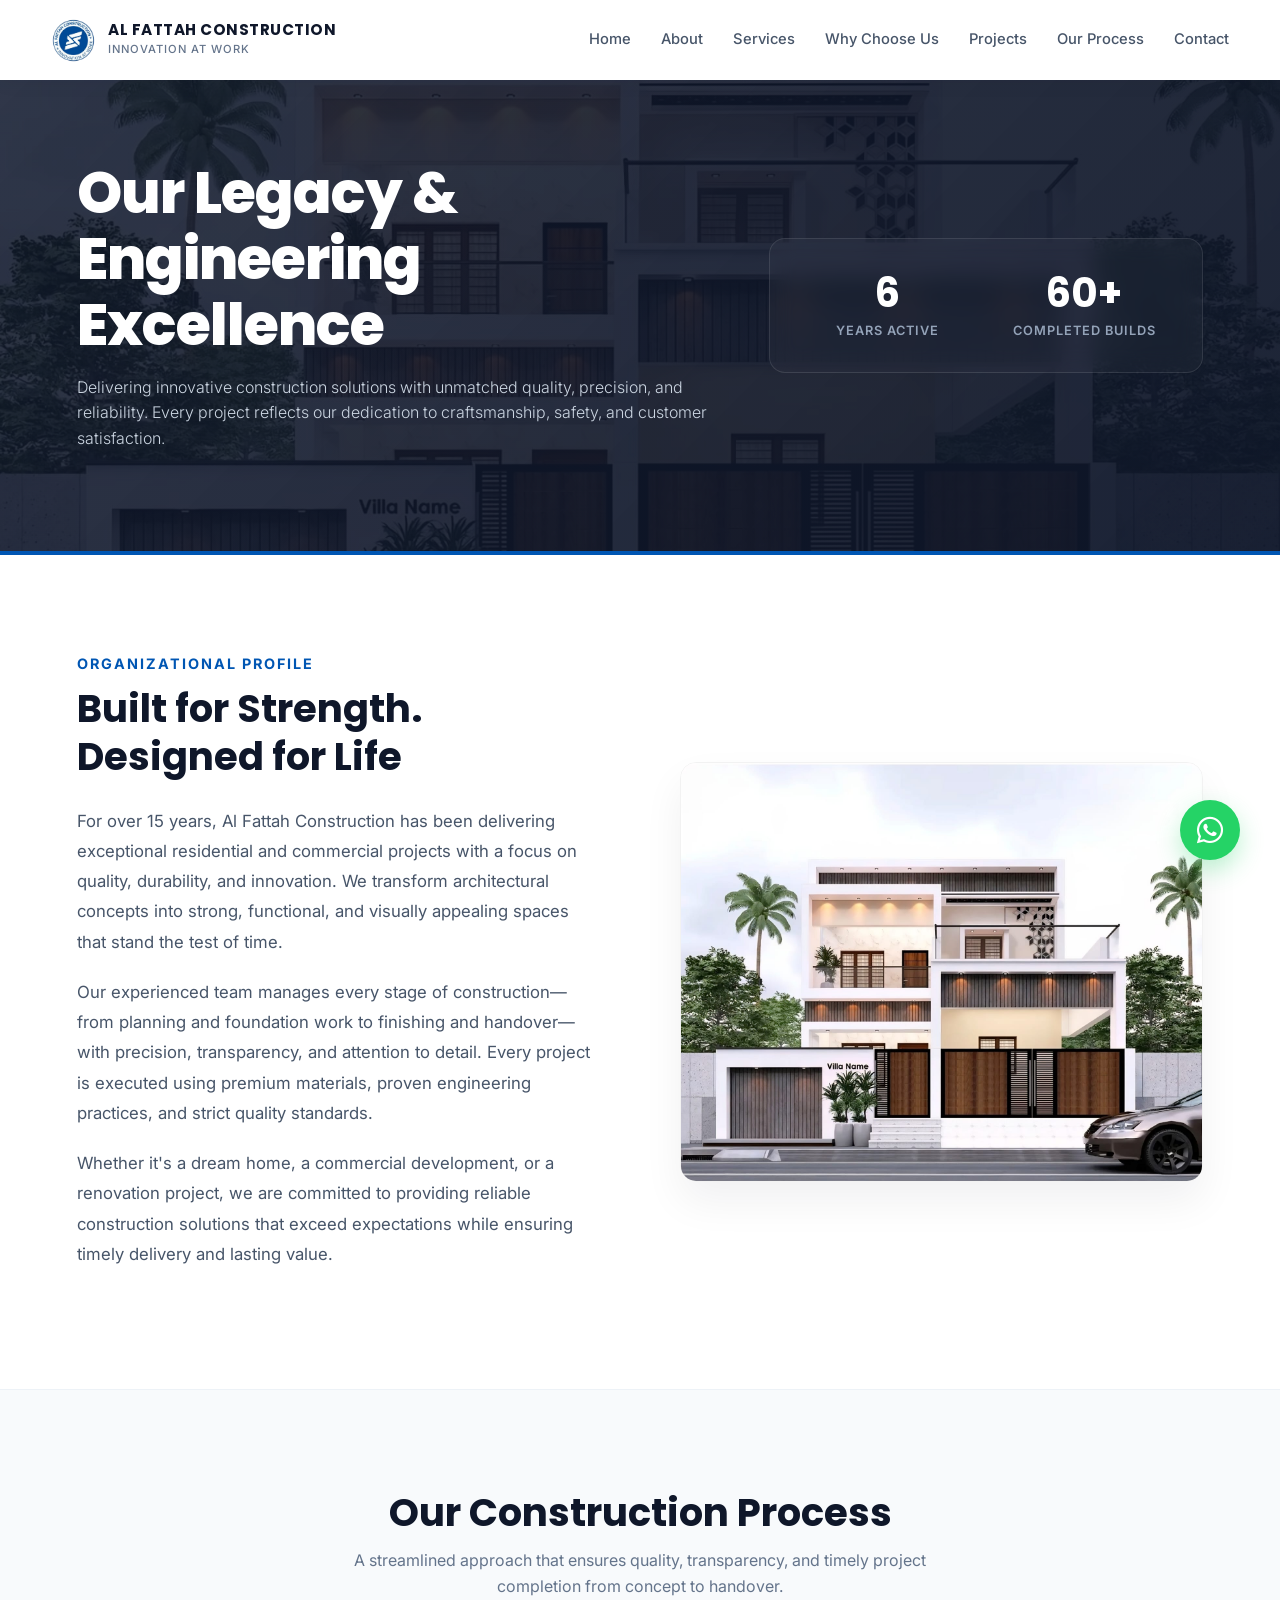
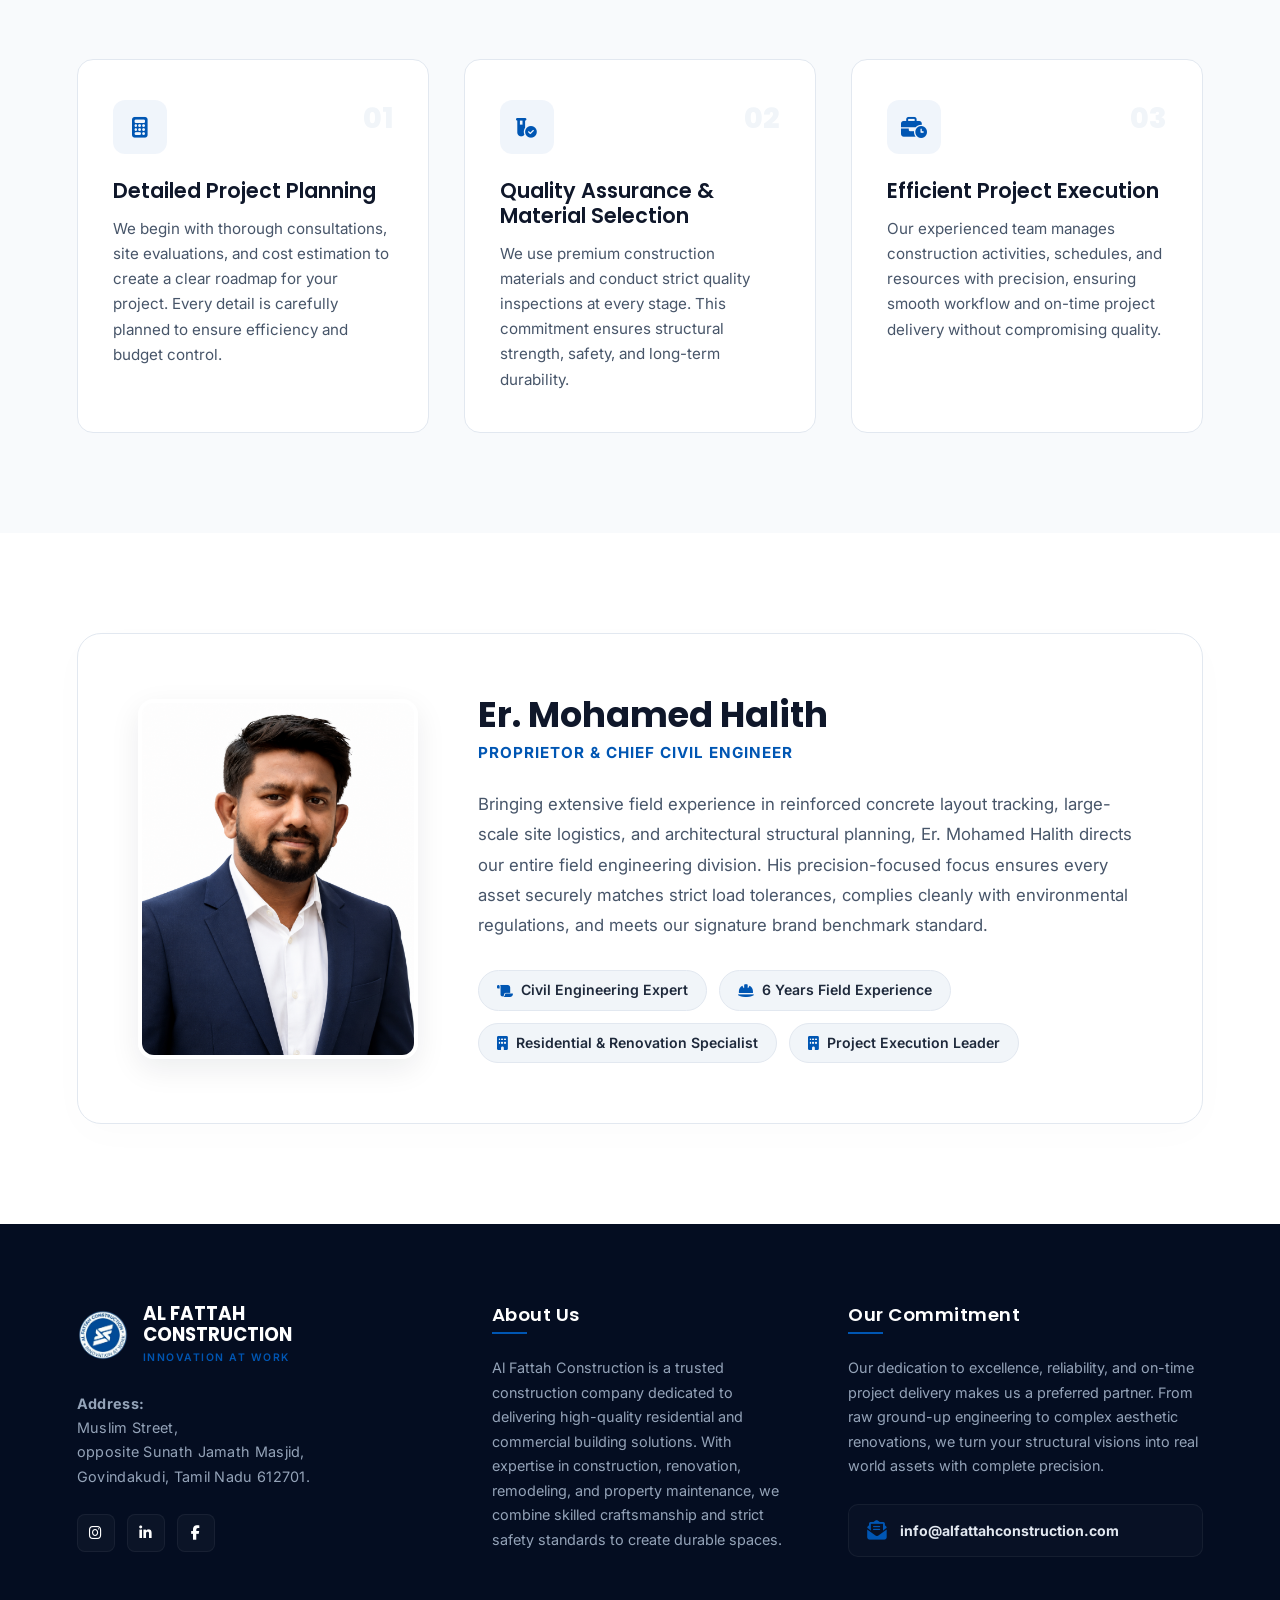
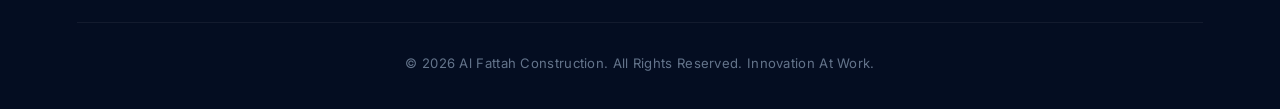
<file: about.html>
<!DOCTYPE html>
<html lang="en">
<head>
    <meta charset="UTF-8">
    <meta name="viewport" content="width=device-width, initial-scale=1.0">
    <title>About Our Legacy | Al Fattah Construction</title>
    <meta name="description" content="Discover the enterprise leadership, strategic values, and executive civil engineering capabilities behind Al Fattah Construction. Building high-end structures across Tamil Nadu.">
    
    <link rel="preconnect" href="https://fonts.googleapis.com">
    <link rel="preconnect" href="https://fonts.gstatic.com" crossorigin>
    <link href="https://fonts.googleapis.com/css2?family=Inter:wght@300;400;500;600;700&family=Poppins:wght@400;500;600;700;800&display=swap" rel="stylesheet">
    
    <link rel="stylesheet" href="https://cdnjs.cloudflare.com/ajax/libs/font-awesome/6.4.0/css/all.min.css">
    <link rel="stylesheet" href="styles.css">

    <style>
        /* Smooth Scroll Structural Match */
        html.lenis, html.lenis body { height: auto; }
        .lenis-smooth { scroll-behavior: auto !important; }

        /* Global Reset Rules Alignment */
        * { box-sizing: border-box; margin: 0; padding: 0; }
        body { font-family: 'Inter', sans-serif; background-color: #ffffff; color: #334155; -webkit-font-smoothing: antialiased; }

        /* Standalone Navbar Architecture Overlay */
        nav {
            position: fixed;
            top: 0;
            left: 0;
            width: 100%;
            height: 80px;
            background: #ffffff !important;
            display: flex;
            justify-content: space-between;
            align-items: center;
            padding: 0 4%;
            box-sizing: border-box;
            box-shadow: 0 2px 20px rgba(15, 23, 42, 0.05);
            z-index: 2000;
        }
        .nav-brand-container { display: flex; align-items: center; gap: 12px; text-decoration: none; }
        .brand-logo-img { height: 45px; width: auto; object-fit: contain; }
        .brand-text-block { display: flex; flex-direction: column; }
        .brand-title { font-family: 'Poppins', sans-serif; font-size: 0.95rem; font-weight: 700; color: #0f172a !important; letter-spacing: 0.5px; line-height: 1.2; }
        .brand-tagline { font-family: 'Inter', sans-serif; font-size: 0.7rem; color: #64748b !important; font-weight: 500; letter-spacing: 1px; text-transform: uppercase; }
        .nav-links { display: flex; align-items: center; gap: 30px; }
        .nav-links a { text-decoration: none; font-family: 'Inter', sans-serif; font-size: 0.92rem; font-weight: 500; color: #475569 !important; transition: color 0.25s ease; }
        .nav-links a:hover { color: #0056b3 !important; }
        .menu-btn { display: none; font-size: 1.3rem; color: #0f172a; cursor: pointer; }

        /* Professional Metric Hero Banner */
        .page-hero-banner {
            position: relative;
            background: linear-gradient(135deg, rgba(15, 23, 42, 0.85), rgba(15, 23, 42, 0.95)), url('images/projects/8.jpg') no-repeat center center/cover;
            padding: 160px 6% 100px;
            text-align: left;
            display: flex;
            align-items: center;
            justify-content: center;
            border-bottom: 4px solid #0056b3;
        }
        .hero-bound-wrapper {
            width: 100%;
            max-width: 1300px;
            display: grid;
            grid-template-columns: 1.2fr 0.8fr;
            gap: 40px;
            align-items: center;
        }
        .hero-title-group h1 {
            font-family: 'Poppins', sans-serif;
            font-size: clamp(2.4rem, 4.5vw, 3.6rem);
            font-weight: 800;
            color: #ffffff;
            line-height: 1.15;
            margin-bottom: 16px;
            letter-spacing: -1px;
        }
        .hero-title-group p {
            font-size: clamp(1rem, 1.2vw, 1.2rem);
            color: #cbd5e1;
            line-height: 1.6;
            font-weight: 300;
        }
        .hero-metric-badge {
            background: rgba(255, 255, 255, 0.03);
            border: 1px solid rgba(255, 255, 255, 0.1);
            backdrop-filter: blur(12px);
            border-radius: 16px;
            padding: 30px;
            display: grid;
            grid-template-columns: 1fr 1fr;
            gap: 20px;
        }
        .hero-stat-box { text-align: center; }
        .hero-stat-box h2 { font-family: 'Poppins', sans-serif; font-size: 2.5rem; font-weight: 700; color: #ffffff; margin-bottom: 4px; }
        .hero-stat-box p { font-size: 0.8rem; color: #94a3b8; text-transform: uppercase; letter-spacing: 1px; font-weight: 600; }

        /* Asynchronous Corporate Narrative Block */
        .corporate-split-section {
            padding: 100px 6%;
            max-width: 1300px;
            margin: 0 auto;
            display: grid;
            grid-template-columns: 1fr 1fr;
            gap: 80px;
            align-items: center;
        }
        .corporate-narrative h4 {
            font-family: 'Inter', sans-serif;
            color: #0056b3;
            font-size: 0.9rem;
            font-weight: 700;
            text-transform: uppercase;
            letter-spacing: 2px;
            margin-bottom: 12px;
        }
        .corporate-narrative h2 {
            font-family: 'Poppins', sans-serif;
            font-size: 2.4rem;
            font-weight: 700;
            color: #0f172a;
            line-height: 1.25;
            margin-bottom: 25px;
        }
        .corporate-narrative p {
            font-size: 1.05rem;
            color: #475569;
            line-height: 1.8;
            margin-bottom: 20px;
        }
        .corporate-narrative p strong { color: #0f172a; font-weight: 600; }
        
        .narrative-visual-deck {
            position: relative;
            width: 100%;
        }
        .main-frame-img {
            width: 100%;
            border-radius: 16px;
            overflow: hidden;
            box-shadow: 0 20px 40px rgba(15, 23, 42, 0.06);
            border: 1px solid rgba(0,0,0,0.05);
        }
        .main-frame-img img { width: 100%; display: block; object-fit: cover; }

        /* Strategic Pillars Blueprint Section */
        .pillars-section-container { background: #f8fafc; padding: 100px 6%; border-top: 1px solid #edf2f7; }
        .section-center-head { text-align: center; max-width: 650px; margin: 0 auto 60px; }
        .section-center-head h2 { font-family: 'Poppins', sans-serif; font-size: 2.4rem; font-weight: 700; color: #0f172a; margin-bottom: 12px; }
        .section-center-head p { font-size: 1rem; color: #64748b; line-height: 1.6; }
        
        .pillars-flex-deck {
            display: grid;
            grid-template-columns: repeat(3, 1fr);
            gap: 35px;
            max-width: 1300px;
            margin: 0 auto;
        }
        .corporate-pillar-card {
            background: #ffffff;
            border: 1px solid #e2e8f0;
            border-radius: 16px;
            padding: 40px 35px;
            transition: all 0.3s cubic-bezier(0.16, 1, 0.3, 1);
            position: relative;
        }
        .corporate-pillar-card:hover {
            transform: translateY(-5px);
            border-color: #0056b3;
            box-shadow: 0 20px 40px rgba(0, 86, 179, 0.04);
        }
        .pillar-num-label {
            position: absolute; top: 35px; right: 35px; font-family: 'Poppins', sans-serif;
            font-size: 1.8rem; font-weight: 800; color: #f1f5f9; transition: color 0.3s;
        }
        .corporate-pillar-card:hover .pillar-num-label { color: #e0f2fe; }
        .pillar-icon-wrapper {
            width: 54px; height: 54px; background: rgba(0, 86, 179, 0.06); color: #0056b3;
            border-radius: 12px; font-size: 1.3rem; display: flex; align-items: center; justify-content: center; margin-bottom: 25px;
        }
        .corporate-pillar-card h3 { font-family: 'Poppins', sans-serif; font-size: 1.3rem; font-weight: 600; color: #0f172a; margin-bottom: 12px; }
        .corporate-pillar-card p { font-size: 0.95rem; color: #475569; line-height: 1.65; }

        /* Executive Governance Profile Area */
        .executive-governance-panel { padding: 100px 6%; max-width: 1300px; margin: 0 auto; }
        .executive-profile-card {
            background: #ffffff;
            border: 1px solid #e2e8f0;
            border-radius: 24px;
            padding: 60px;
            display: grid;
            grid-template-columns: 280px 1fr;
            gap: 60px;
            align-items: center;
            box-shadow: 0 10px 40px rgba(0,0,0,0.015);
        }
        .executive-image-wrap {
            position: relative; width: 100%; height: 360px; border-radius: 16px; overflow: hidden;
            box-shadow: 0 10px 30px rgba(15,23,42,0.08); border: 4px solid #ffffff;
        }
        .executive-image-wrap img { width: 100%; height: 100%; object-fit: cover; }
        .executive-details h3 { font-family: 'Poppins', sans-serif; font-size: 2.2rem; font-weight: 700; color: #0f172a; margin-bottom: 4px; }
        .executive-role-tag {
            font-size: 0.95rem; color: #0056b3; font-weight: 700; text-transform: uppercase;
            letter-spacing: 1px; margin-bottom: 24px; display: inline-block;
        }
        .executive-biography { font-size: 1.05rem; color: #475569; line-height: 1.8; margin-bottom: 30px; }
        .credentials-pill-cloud { display: flex; flex-wrap: wrap; gap: 12px; }
        .credential-tag {
            background: #f1f5f9; color: #1e293b; font-size: 0.88rem; font-weight: 600;
            padding: 8px 18px; border-radius: 30px; border: 1px solid #e2e8f0; display: inline-flex; align-items: center; gap: 8px;
        }
        .credential-tag i { color: #0056b3; }

        /* Responsive Engine Adaptive Engine Breakpoints */
        @media (max-width: 1200px) {
            .corporate-split-section { grid-template-columns: 1fr; gap: 50px; }
            .pillars-flex-deck { grid-template-columns: repeat(2, 1fr); }
            .hero-bound-wrapper { grid-template-columns: 1fr; gap: 40px; }
            .hero-metric-badge { max-width: 500px; }
        }
        @media (max-width: 991px) {
            .executive-profile-card { grid-template-columns: 1fr; gap: 40px; padding: 40px; text-align: center; }
            .executive-image-wrap { width: 240px; height: 300px; margin: 0 auto; }
            .credentials-pill-cloud { justify-content: center; }
            .menu-btn { display: block; }
            .nav-links {
                position: absolute;
                top: 80px;
                left: -100%;
                width: 100%;
                height: calc(100vh - 80px);
                background: #ffffff;
                flex-direction: column;
                justify-content: flex-start;
                padding-top: 40px;
                gap: 25px;
                transition: left 0.3s ease;
                box-shadow: 0 10px 15px rgba(0,0,0,0.05);
            }
            .nav-links.active { left: 0; }
        }
        @media (max-width: 768px) {
            .pillars-flex-deck { grid-template-columns: 1fr; }
            .page-hero-banner { padding: 130px 4% 70px; }
        }
    </style>
</head>
<body>

    <!-- Professional Main Navbar System Mapping -->
    <nav>
        <a href="index.html" class="nav-brand-container">
            <img class="brand-logo-img" src="images/logo.png" alt="Al Fattah Construction Logo">
            <div class="brand-text-block">
                <span class="brand-title">AL FATTAH CONSTRUCTION</span>
                <span class="brand-tagline">Innovation At Work</span>
            </div>
        </a>
        <div class="nav-links">
            <a href="index.html">Home</a>
            <a href="about.html">About</a>
            <a href="services.html">Services</a>
            <a href="why-us.html">Why Choose Us</a>
            <a href="projects.html">Projects</a>
            <a href="process.html">Our Process</a>
            <a href="contact.html">Contact</a>
        </div>
        <div class="menu-btn"><i class="fa-solid fa-bars"></i></div>
    </nav>

    <!-- Professional Metric Hero Banner Section -->
    <header class="page-hero-banner">
        <div class="hero-bound-wrapper">
            <div class="hero-title-group">
                <h1>Our Legacy & Engineering Excellence</h1>
                <p>Delivering innovative construction solutions with unmatched quality, precision, and reliability. Every project reflects our dedication to craftsmanship, safety, and customer satisfaction.</p>
            </div>
            <div class="hero-metric-badge">
                <div class="hero-stat-box">
                    <h2>6</h2>
                    <p>Years Active</p>
                </div>
                <div class="hero-stat-box">
                    <h2>60+</h2>
                    <p>Completed Builds</p>
                </div>
            </div>
        </div>
    </header>

    <!-- Asynchronous Split Information Block -->
    <section class="corporate-split-section">
        <div class="corporate-narrative">
            <h4>Organizational Profile</h4>
            <h2>Built for Strength. Designed for Life</h2>
            <p>For over 15 years, Al Fattah Construction has been delivering exceptional residential and commercial projects with a focus on quality, durability, and innovation. We transform architectural concepts into strong, functional, and visually appealing spaces that stand the test of time.</p>
            <p>Our experienced team manages every stage of construction—from planning and foundation work to finishing and handover—with precision, transparency, and attention to detail. Every project is executed using premium materials, proven engineering practices, and strict quality standards.</p>
            <p>Whether it's a dream home, a commercial development, or a renovation project, we are committed to providing reliable construction solutions that exceed expectations while ensuring timely delivery and lasting value.</p>
        </div>
        
        <div class="narrative-visual-deck">
            <div class="main-frame-img">
                <img src="images/projects/8.jpg" alt="Premium Multi-Unit Architectural Development Site Framework">
            </div>
        </div>
    </section>

    <!-- Strategic Pillars Blueprint Grid Section -->
    <div class="pillars-section-container">
        <section class="section-center-head">
            <h2>Our Construction Process</h2>
            <p>A streamlined approach that ensures quality, transparency, and timely project completion from concept to handover.</p>
        </section>
        
        <main class="pillars-flex-deck">
            <!-- Strategic Card 1 -->
            <div class="corporate-pillar-card">
                <div class="pillar-num-label">01</div>
                <div class="pillar-icon-wrapper"><i class="fa-solid fa-calculator"></i></div>
                <h3>Detailed Project Planning</h3>
                <p>We begin with thorough consultations, site evaluations, and cost estimation to create a clear roadmap for your project. Every detail is carefully planned to ensure efficiency and budget control.</p>
            </div>
            
            <!-- Strategic Card 2 -->
            <div class="corporate-pillar-card">
                <div class="pillar-num-label">02</div>
                <div class="pillar-icon-wrapper"><i class="fa-solid fa-vial-circle-check"></i></div>
                <h3>Quality Assurance & Material Selection</h3>
                <p>We use premium construction materials and conduct strict quality inspections at every stage. This commitment ensures structural strength, safety, and long-term durability.</p>
            </div>
            
            <!-- Strategic Card 3 -->
            <div class="corporate-pillar-card">
                <div class="pillar-num-label">03</div>
                <div class="pillar-icon-wrapper"><i class="fa-solid fa-business-time"></i></div>
                <h3>Efficient Project Execution</h3>
                <p>Our experienced team manages construction activities, schedules, and resources with precision, ensuring smooth workflow and on-time project delivery without compromising quality.</p>
            </div>
        </main>
    </div>

    <!-- Executive Governance Bio Layout Block -->
    <section class="executive-governance-panel">
        <div class="executive-profile-card">
            <div class="executive-image-wrap">
                <img src="./images/Er.png" alt="Er. Mohamed Halith Civil Engineer Executive Portrait">
            </div>
            <div class="executive-details">
                <h3>Er. Mohamed Halith</h3>
                <span class="executive-role-tag">Proprietor & Chief Civil Engineer</span>
                <p class="executive-biography">Bringing extensive field experience in reinforced concrete layout tracking, large-scale site logistics, and architectural structural planning, Er. Mohamed Halith directs our entire field engineering division. His precision-focused focus ensures every asset securely matches strict load tolerances, complies cleanly with environmental regulations, and meets our signature brand benchmark standard.</p>
                <div class="credentials-pill-cloud">
                    <div class="credential-tag"><i class="fa-solid fa-scroll"></i> Civil Engineering Expert</div>
                    <div class="credential-tag"><i class="fa-solid fa-helmet-safety"></i>6 Years Field Experience</div>
                    <div class="credential-tag"><i class="fa-solid fa-building"></i> Residential & Renovation Specialist</div>
                    <div class="credential-tag"><i class="fa-solid fa-building"></i> Project Execution Leader</div>
                </div>
            </div>
        </div>
    </section>

    <!-- Professional Standard Footer Navigation Block -->
    <footer>
        <div class="footer-grid">
            <div class="footer-col">
                <div class="footer-logo-wrap">
                    <img class="footer-logo-img" src="images/logo.png" alt="Al Fattah Construction Logo">
                    <div class="footer-logo-text-block">
                        <div class="footer-logo-title">AL FATTAH<br>CONSTRUCTION</div>
                        <div class="footer-logo-tagline">Innovation At Work</div>
                    </div>
                </div>
                <p class="footer-address">
                    <strong>Address:</strong><br>
                    Muslim Street,<br>
                    opposite Sunath Jamath Masjid,<br>
                    Govindakudi, Tamil Nadu 612701.
                </p>
                <div class="social-icons">
                    <a href="https://www.instagram.com/alfattahconstruction" target="_blank" class="social-btn" aria-label="Instagram"><i class="fa-brands fa-instagram"></i></a>
                    <a href="#" class="social-btn" aria-label="LinkedIn"><i class="fa-brands fa-linkedin-in"></i></a>
                    <a href="#" class="social-btn" aria-label="Facebook"><i class="fa-brands fa-facebook-f"></i></a>
                </div>
            </div>

            <div class="footer-col">
                <h3>About Us</h3>
                <p>Al Fattah Construction is a trusted construction company dedicated to delivering high-quality residential and commercial building solutions. With expertise in construction, renovation, remodeling, and property maintenance, we combine skilled craftsmanship and strict safety standards to create durable spaces.</p>
            </div>

            <div class="footer-col">
                <h3>Our Commitment</h3>
                <p>Our dedication to excellence, reliability, and on-time project delivery makes us a preferred partner. From raw ground-up engineering to complex aesthetic renovations, we turn your structural visions into real world assets with complete precision.</p>
                
                <a href="https://mail.google.com/mail/?view=cm&fs=1&to=info@alfattahconstruction.com&su=Corporate%20Planning%20Desk%20Inquiry" target="_blank" class="footer-support-card">
                    <span class="support-card-icon"><i class="fa-solid fa-envelope-open-text"></i></span>
                    <span class="support-card-info"><strong>info@alfattahconstruction.com</strong></span>
                </a>
            </div>
        </div>

        <div class="footer-bottom">
            <p>© 2026 Al Fattah Construction. All Rights Reserved. Innovation At Work.</p>
        </div>
    </footer>

    <!-- WhatsApp Floating Action Component -->
    <a href="https://wa.me/919500669260" class="whatsapp-float flex-center" target="_blank">
        <i class="fa-brands fa-whatsapp"></i>
    </a>

    <!-- Navigation Interactive Link Toggle Script Engine -->
    <script>
        document.querySelector('.menu-btn').addEventListener('click', () => {
            document.querySelector('.nav-links').classList.toggle('active');
        });
    </script>
</body>
</html>
</file>
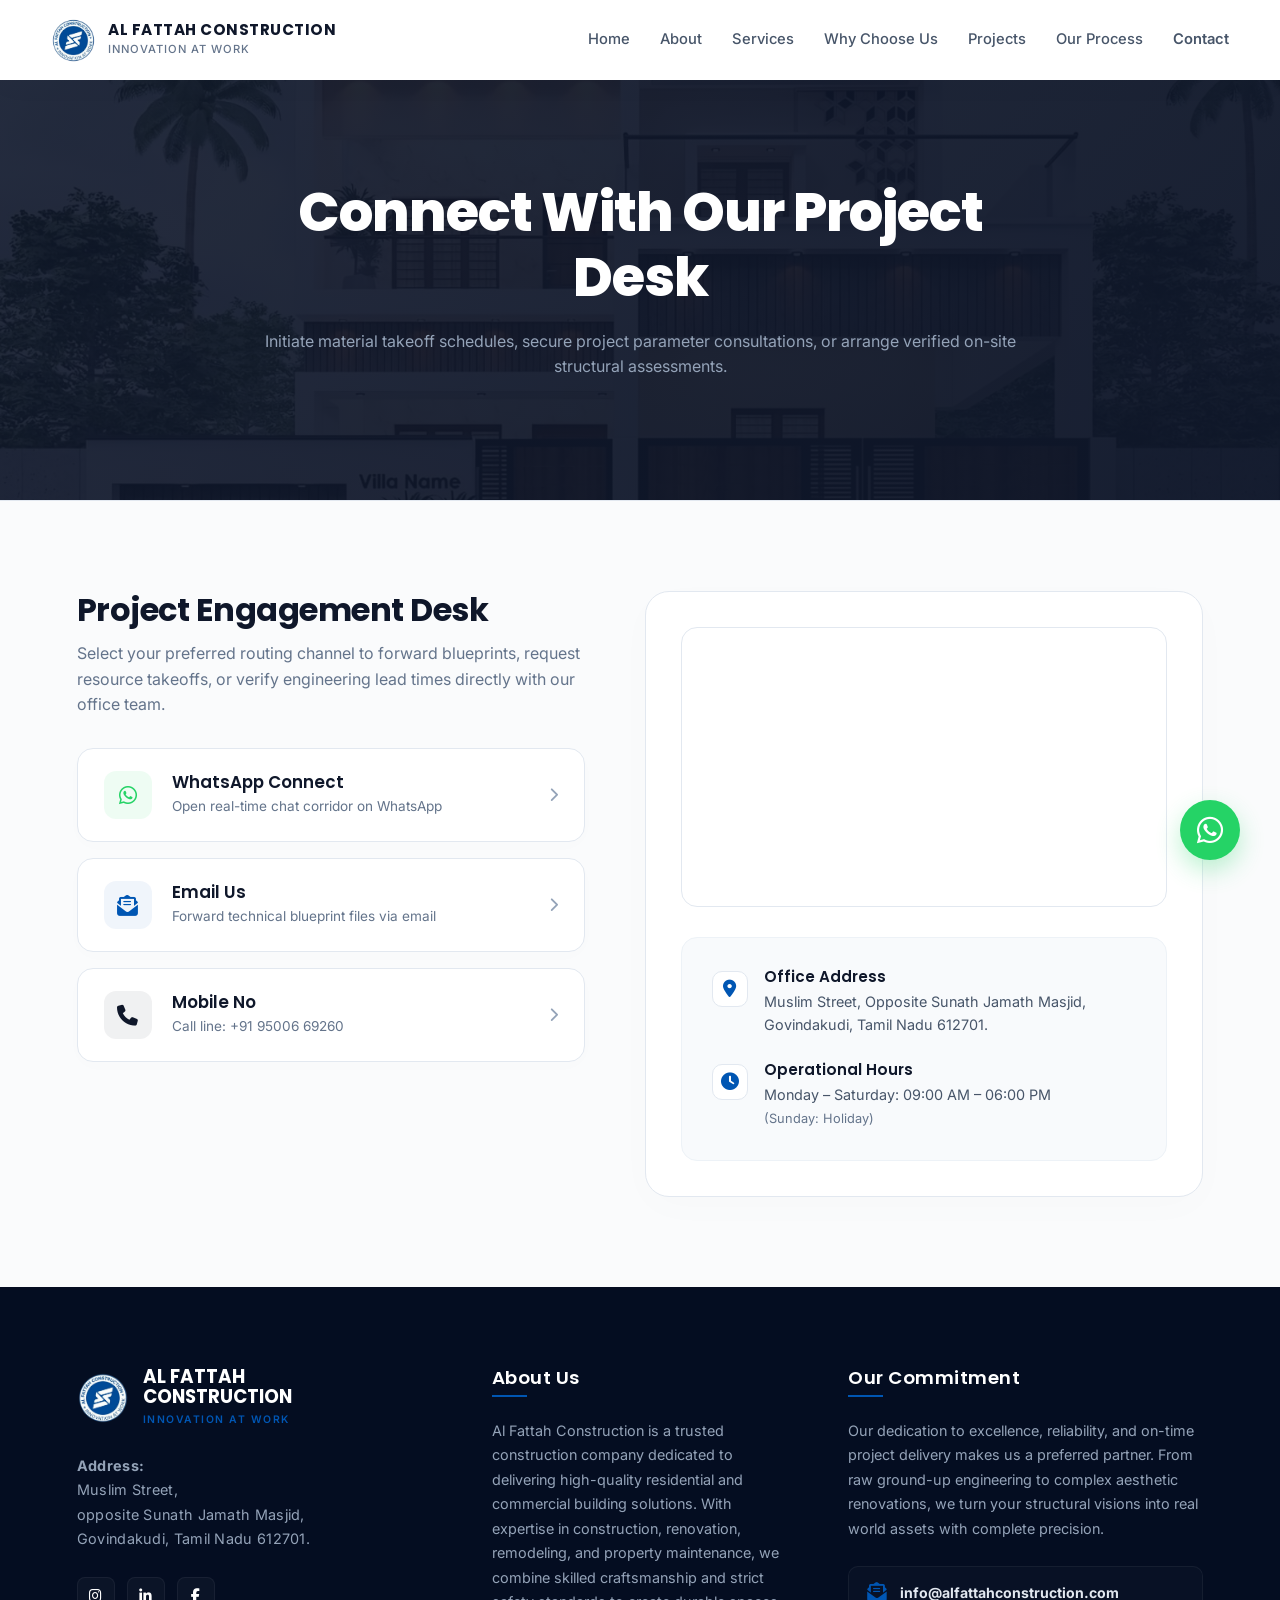
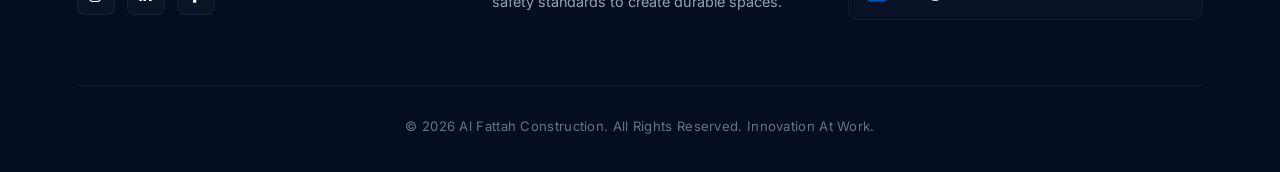
<file: contact.html>
<!DOCTYPE html>
<html lang="en">
<head>
    <meta charset="UTF-8">
    <meta name="viewport" content="width=device-width, initial-scale=1.0">
    <title>Contact Project Desk | Al Fattah Construction</title>
    <meta name="description" content="Connect directly with Al Fattah Construction's project engineering desk. Access direct communication channels for custom builds, evaluations, and corporate procurement.">
    
    <link rel="preconnect" href="https://fonts.googleapis.com">
    <link rel="preconnect" href="https://fonts.gstatic.com" crossorigin>
    <link href="https://fonts.googleapis.com/css2?family=Inter:wght@300;400;500;600;700&family=Poppins:wght@400;500;600;700;800&display=swap" rel="stylesheet">
    
    <link rel="stylesheet" href="https://cdnjs.cloudflare.com/ajax/libs/font-awesome/6.4.0/css/all.min.css">
    <link rel="stylesheet" href="styles.css">

    <style>
        /* Smooth Scroll Structural Match */
        html.lenis, html.lenis body { height: auto; }
        .lenis-smooth { scroll-behavior: auto !important; }

        /* Global Reset Rules Alignment */
        * { box-sizing: border-box; margin: 0; padding: 0; }
        body { font-family: 'Inter', sans-serif; background-color: #fafbfc; color: #334155; -webkit-font-smoothing: antialiased; }

        /* Standalone Navbar Architecture Overlay */
        nav {
            position: fixed;
            top: 0;
            left: 0;
            width: 100%;
            height: 80px;
            background: #ffffff !important;
            display: flex;
            justify-content: space-between;
            align-items: center;
            padding: 0 4%;
            box-sizing: border-box;
            box-shadow: 0 4px 30px rgba(15, 23, 42, 0.03);
            z-index: 2000;
        }
        .nav-brand-container { display: flex; align-items: center; gap: 12px; text-decoration: none; }
        .brand-logo-img { height: 45px; width: auto; object-fit: contain; }
        .brand-text-block { display: flex; flex-direction: column; }
        .brand-title { font-family: 'Poppins', sans-serif; font-size: 0.95rem; font-weight: 700; color: #0f172a !important; letter-spacing: 0.5px; line-height: 1.2; }
        .brand-tagline { font-family: 'Inter', sans-serif; font-size: 0.7rem; color: #64748b !important; font-weight: 500; letter-spacing: 1px; text-transform: uppercase; }
        .nav-links { display: flex; align-items: center; gap: 30px; }
        .nav-links a { text-decoration: none; font-family: 'Inter', sans-serif; font-size: 0.92rem; font-weight: 500; color: #475569 !important; transition: color 0.25s ease; }
        .nav-links a:hover { color: #0056b3 !important; }
        .menu-btn { display: none; font-size: 1.3rem; color: #0f172a; cursor: pointer; }

        /* Professional Minimalist Hero Banner Header */
        .page-hero-banner {
            position: relative;
            background: linear-gradient(135deg, rgba(15, 23, 42, 0.9), rgba(15, 23, 42, 0.97)), url('images/projects/8.jpg') no-repeat center center/cover;
            padding: 180px 6% 120px;
            text-align: center;
            border-bottom: 1px solid #e2e8f0;
        }
        .hero-bound-wrapper {
            max-width: 800px;
            margin: 0 auto;
        }
        .hero-title-group h1 {
            font-family: 'Poppins', sans-serif;
            font-size: clamp(2.4rem, 4.5vw, 3.4rem);
            font-weight: 800;
            color: #ffffff;
            line-height: 1.2;
            margin-bottom: 18px;
            letter-spacing: -1px;
            }
        .hero-title-group p {
            font-size: clamp(1rem, 1.2vw, 1.15rem);
            color: #94a3b8;
            line-height: 1.6;
            font-weight: 400;
        }

        /* Unified Asymmetric Workspace Section */
        .main-workspace-container {
            padding: 90px 6%;
            max-width: 1400px;
            margin: 0 auto;
        }
        
        .workspace-split-grid {
            display: grid;
            grid-template-columns: 1fr 1.1fr;
            gap: 60px;
            align-items: stretch;
        }

        /* Left Side Communication Stack layout */
        .comms-left-column {
            display: flex;
            flex-direction: column;
            gap: 30px;
        }

        .workspace-section-title h2 {
            font-family: 'Poppins', sans-serif;
            font-size: 2rem;
            font-weight: 700;
            color: #0f172a;
            margin-bottom: 12px;
            letter-spacing: -0.5px;
        }
        .workspace-section-title p {
            font-size: 1rem;
            color: #64748b;
            line-height: 1.6;
        }

        /* Executive Interaction Cards Pack */
        .corporate-btn-stack {
            display: flex;
            flex-direction: column;
            gap: 16px;
        }
        .desk-action-btn {
            display: flex;
            align-items: center;
            justify-content: space-between;
            padding: 22px 26px;
            border-radius: 16px;
            text-decoration: none;
            background: #ffffff;
            border: 1px solid #e2e8f0;
            box-shadow: 0 4px 20px rgba(15, 23, 42, 0.01);
            transition: all 0.3s cubic-bezier(0.16, 1, 0.3, 1);
        }
        .btn-label-group {
            display: flex;
            align-items: center;
            gap: 20px;
        }
        .btn-label-group .icon-wrap {
            width: 48px;
            height: 48px;
            border-radius: 12px;
            display: flex;
            align-items: center;
            justify-content: center;
            font-size: 1.3rem;
            transition: all 0.25s;
        }
        .btn-text-meta h4 {
            font-family: 'Poppins', sans-serif;
            font-size: 1.05rem;
            font-weight: 600;
            color: #0f172a;
            margin-bottom: 3px;
            transition: color 0.25s;
        }
        .btn-text-meta p {
            font-size: 0.85rem;
            color: #64748b;
            margin: 0;
        }
        .desk-action-btn .arrow-icon {
            font-size: 0.9rem;
            color: #94a3b8;
            transition: transform 0.25s, color 0.25s;
        }

        /* Interactive Card Custom Theme Styling */
        .btn-whatsapp-style .icon-wrap { background: rgba(37, 211, 102, 0.08); color: #25D366; }
        .btn-whatsapp-style:hover {
            border-color: #25D366;
            transform: translateY(-2px);
            box-shadow: 0 12px 30px rgba(37, 211, 102, 0.06);
        }
        .btn-whatsapp-style:hover .icon-wrap { background: #25D366; color: #ffffff; }

        .btn-email-style .icon-wrap { background: rgba(0, 86, 179, 0.06); color: #0056b3; }
        .btn-email-style:hover {
            border-color: #0056b3;
            transform: translateY(-2px);
            box-shadow: 0 12px 30px rgba(0, 86, 179, 0.06);
        }
        .btn-email-style:hover .icon-wrap { background: #0056b3; color: #ffffff; }

        .btn-phone-style .icon-wrap { background: rgba(15, 23, 42, 0.06); color: #0f172a; }
        .btn-phone-style:hover {
            border-color: #0f172a;
            transform: translateY(-2px);
            box-shadow: 0 12px 30px rgba(15, 23, 42, 0.06);
        }
        .btn-phone-style:hover .icon-wrap { background: #0f172a; color: #ffffff; }

        .desk-action-btn:hover .arrow-icon { transform: translateX(4px); color: #0f172a; }
        .desk-action-btn:hover .btn-text-meta h4 { color: #0056b3; }

        /* Right Side Map Card & Info panel */
        .hq-showcase-panel {
            background: #ffffff;
            border: 1px solid #e2e8f0;
            border-radius: 24px;
            padding: 35px;
            box-shadow: 0 10px 40px rgba(15, 23, 42, 0.015);
            display: flex;
            flex-direction: column;
            gap: 30px;
        }

        .map-frame-wrapper {
            width: 100%;
            height: 100%;
            min-height: 280px;
            border-radius: 16px;
            overflow: hidden;
            border: 1px solid #e2e8f0;
        }
        .map-frame-wrapper iframe { width: 100%; height: 100%; display: block; border: 0; }

        /* Address Blocks List Frame */
        .address-meta-list {
            display: grid;
            grid-template-columns: 1fr;
            gap: 25px;
            background: #f8fafc;
            padding: 30px;
            border-radius: 16px;
            border: 1px solid #edf2f7;
        }
        .address-node { display: flex; gap: 16px; align-items: flex-start; }
        .address-node i { font-size: 1.1rem; color: #0056b3; margin-top: 3px; background: #ffffff; width: 36px; height: 36px; border-radius: 10px; display: flex; align-items: center; justify-content: center; border: 1px solid #e2e8f0; flex-shrink: 0; }
        .address-node h5 { font-family: 'Poppins', sans-serif; font-size: 0.95rem; font-weight: 600; color: #0f172a; margin-bottom: 4px; }
        .address-node p { font-size: 0.9rem; color: #475569; line-height: 1.6; margin: 0; }

        /* Responsive Layout Breaking Rules Config */
        @media (max-width: 1200px) {
            .workspace-split-grid { grid-template-columns: 1fr; gap: 50px; }
            .map-frame-wrapper { min-height: 350px; }
        }
        @media (max-width: 991px) {
            .menu-btn { display: block; }
            .nav-links {
                position: absolute; top: 80px; left: -100%; width: 100%; height: calc(100vh - 80px);
                background: #ffffff; flex-direction: column; justify-content: flex-start; padding-top: 40px; gap: 25px;
                transition: left 0.3s ease; box-shadow: 0 10px 15px rgba(0,0,0,0.05);
            }
            .nav-links.active { left: 0; }
            .page-hero-banner { padding: 150px 6% 90px; }
        }
        @media (max-width: 650px) {
            .hq-showcase-panel { padding: 20px; }
            .address-meta-list { padding: 20px; }
        }
    </style>
</head>
<body>

    <nav>
        <a href="index.html" class="nav-brand-container">
            <img class="brand-logo-img" src="images/logo.png" alt="Al Fattah Construction Logo">
            <div class="brand-text-block">
                <span class="brand-title">AL FATTAH CONSTRUCTION</span>
                <span class="brand-tagline">Innovation At Work</span>
            </div>
        </a>
        <div class="nav-links">
            <a href="index.html">Home</a>
            <a href="about.html">About</a>
            <a href="services.html">Services</a>
            <a href="why-us.html">Why Choose Us</a>
            <a href="projects.html">Projects</a>
            <a href="process.html">Our Process</a>
            <a href="contact.html" style="color: #0056b3; font-weight: 600;">Contact</a>
        </div>
        <div class="menu-btn"><i class="fa-solid fa-bars"></i></div>
    </nav>

    <header class="page-hero-banner">
        <div class="hero-bound-wrapper">
            <div class="hero-title-group">
                <h1>Connect With Our Project Desk</h1>
                <p>Initiate material takeoff schedules, secure project parameter consultations, or arrange verified on-site structural assessments.</p>
            </div>
        </div>
    </header>

    <main class="main-workspace-container">
        <div class="workspace-split-grid">
            
            <div class="comms-left-column">
                <div class="workspace-section-title">
                    <h2>Project Engagement Desk</h2>
                    <p>Select your preferred routing channel to forward blueprints, request resource takeoffs, or verify engineering lead times directly with our office team.</p>
                </div>

                <div class="corporate-btn-stack">
                    <a href="https://wa.me/919500669260" target="_blank" class="desk-action-btn btn-whatsapp-style">
                        <div class="btn-label-group">
                            <div class="icon-wrap"><i class="fa-brands fa-whatsapp"></i></div>
                            <div class="btn-text-meta">
                                <h4>WhatsApp Connect</h4>
                                <p>Open real-time chat corridor on WhatsApp</p>
                            </div>
                        </div>
                        <i class="fa-solid fa-chevron-right arrow-icon"></i>
                    </a>

                    <a href="javascript:void(0);" onclick="handleEmailContact(event)" class="desk-action-btn btn-email-style">
                        <div class="btn-label-group">
                            <div class="icon-wrap"><i class="fa-solid fa-envelope-open-text"></i></div>
                            <div class="btn-text-meta">
                                <h4>Email Us</h4>
                                <p>Forward technical blueprint files via email</p>
                            </div>
                        </div>
                        <i class="fa-solid fa-chevron-right arrow-icon"></i>
                    </a>

                    <a href="tel:+919500669260" class="desk-action-btn btn-phone-style">
                        <div class="btn-label-group">
                            <div class="icon-wrap"><i class="fa-solid fa-phone"></i></div>
                            <div class="btn-text-meta">
                                <h4>Mobile No</h4>
                                <p>Call line: +91 95006 69260</p>
                            </div>
                        </div>
                        <i class="fa-solid fa-chevron-right arrow-icon"></i>
                    </a>
                    
                </div>
            </div>

            <div class="hq-showcase-panel">
                <div class="map-frame-wrapper">
                    <iframe src="https://www.google.com/maps/embed?pb=!1m18!1m12!1m3!1d3917.7744271803667!2d79.34058727451873!3d10.904740456814881!2m3!1f0!2f0!3f0!3m2!1i1024!2i768!4f13.1!3m3!1m2!1s0x3baacd430a330a27%3A0x7f2b292c7a5208b1!2sAL%20FATTAH%20CONSTRUCTION!5e0!3m2!1sen!2sin!4v1781499214653!5m2!1sen!2sin" allowfullscreen="" loading="lazy" referrerpolicy="no-referrer-when-downgrade"></iframe>
                </div>

                <div class="address-meta-list">
                    <div class="address-node">
                        <i class="fa-solid fa-location-dot"></i>
                        <div class="node-text">
                            <h5>Office Address</h5>
                            <p>Muslim Street, Opposite Sunath Jamath Masjid,<br>Govindakudi, Tamil Nadu 612701.</p>
                        </div>
                    </div>
                    <div class="address-node">
                        <i class="fa-solid fa-clock"></i>
                        <div class="node-text">
                            <h5>Operational Hours</h5>
                            <p>Monday – Saturday: 09:00 AM – 06:00 PM <br><span style="color:#64748b; font-size:0.8rem;">(Sunday: Holiday)</span></p>
                        </div>
                    </div>
                </div>
            </div>

        </div>
    </main>

    <footer>
        <div class="footer-grid">
            <div class="footer-col">
                <div class="footer-logo-wrap">
                    <img class="footer-logo-img" src="images/logo.png" alt="Al Fattah Construction Logo">
                    <div class="footer-logo-text-block">
                        <div class="footer-logo-title">AL FATTAH<br>CONSTRUCTION</div>
                        <div class="footer-logo-tagline">Innovation At Work</div>
                    </div>
                </div>
                <p class="footer-address">
                    <strong>Address:</strong><br>
                    Muslim Street,<br>
                    opposite Sunath Jamath Masjid,<br>
                    Govindakudi, Tamil Nadu 612701.
                </p>
                <div class="social-icons">
                    <a href="https://www.instagram.com/alfattahconstruction" target="_blank" class="social-btn" aria-label="Instagram"><i class="fa-brands fa-instagram"></i></a>
                    <a href="#" class="social-btn" aria-label="LinkedIn"><i class="fa-brands fa-linkedin-in"></i></a>
                    <a href="#" class="social-btn" aria-label="Facebook"><i class="fa-brands fa-facebook-f"></i></a>
                </div>
            </div>

            <div class="footer-col">
                <h3>About Us</h3>
                <p>Al Fattah Construction is a trusted construction company dedicated to delivering high-quality residential and commercial building solutions. With expertise in construction, renovation, remodeling, and property maintenance, we combine skilled craftsmanship and strict safety standards to create durable spaces.</p>
            </div>

            <div class="footer-col">
                <h3>Our Commitment</h3>
                <p>Our dedication to excellence, reliability, and on-time project delivery makes us a preferred partner. From raw ground-up engineering to complex aesthetic renovations, we turn your structural visions into real world assets with complete precision.</p>
                
                <a href="javascript:void(0);" onclick="handleEmailFooter(event)" class="footer-support-card">
                    <span class="support-card-icon"><i class="fa-solid fa-envelope-open-text"></i></span>
                    <span class="support-card-info"><strong>info@alfattahconstruction.com</strong></span>
                </a>
            </div>
        </div>

        <div class="footer-bottom">
            <p>© 2026 Al Fattah Construction. All Rights Reserved. Innovation At Work.</p>
        </div>
    </footer>

    <a href="https://wa.me/919500669260" class="whatsapp-float flex-center" target="_blank">
        <i class="fa-brands fa-whatsapp"></i>
    </a>

    <script src="script.js"></script>

    <script>
        document.querySelector('.menu-btn').addEventListener('click', () => {
            document.querySelector('.nav-links').classList.toggle('active');
        });
    </script>
</body>
</html>
</file>
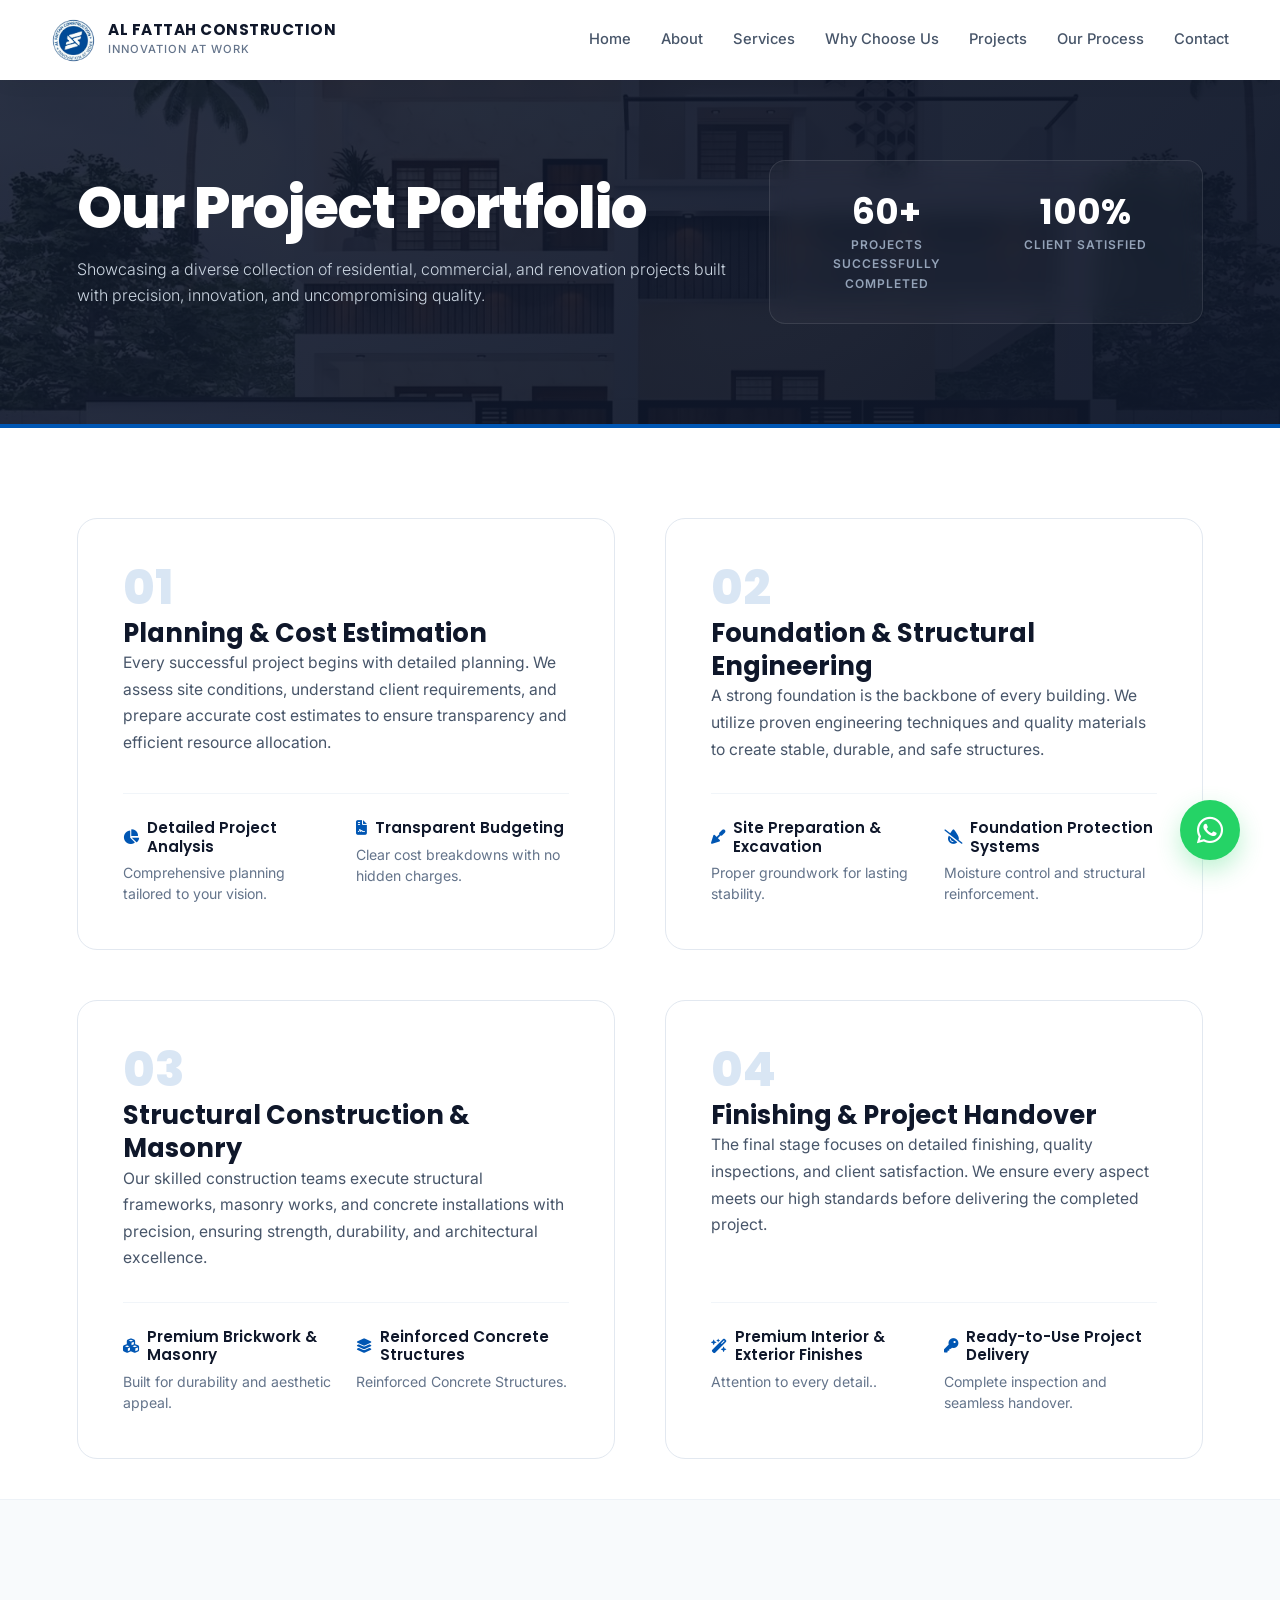
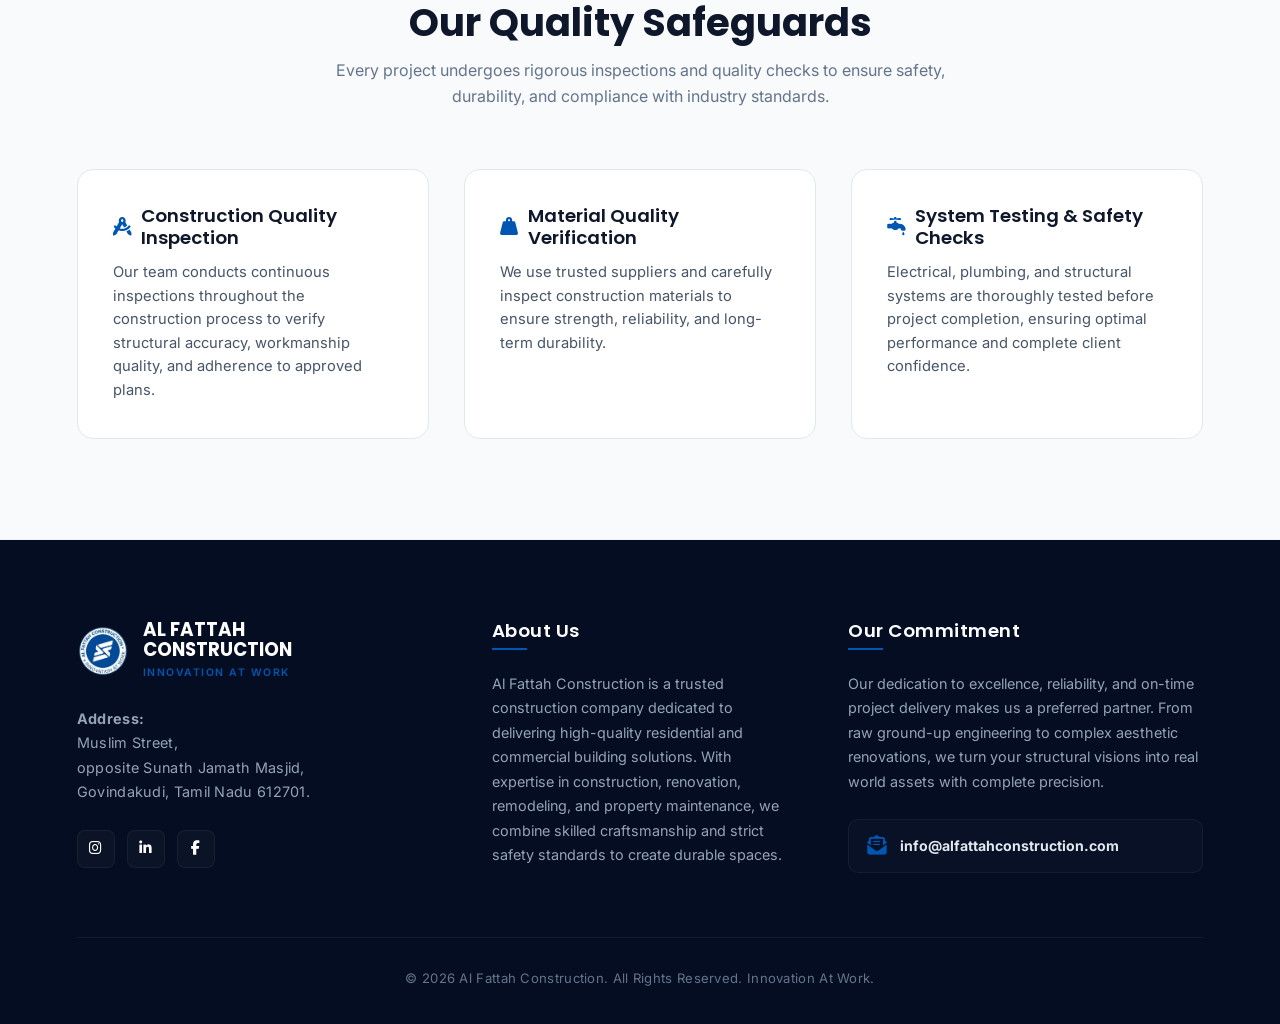
<file: process.html>
<!DOCTYPE html>
<html lang="en">
<head>
    <meta charset="UTF-8">
    <meta name="viewport" content="width=device-width, initial-scale=1.0">
    <title>Our Process | Al Fattah Construction</title>
    <meta name="description" content="Explore our structured construction and civil engineering process. From architectural blueprinting and resource costing to raw site execution and final handover.">
    
    <link rel="preconnect" href="https://fonts.googleapis.com">
    <link rel="preconnect" href="https://fonts.gstatic.com" crossorigin>
    <link href="https://fonts.googleapis.com/css2?family=Inter:wght@300;400;500;600;700&family=Poppins:wght@400;500;600;700;800&display=swap" rel="stylesheet">
    
    <link rel="stylesheet" href="https://cdnjs.cloudflare.com/ajax/libs/font-awesome/6.4.0/css/all.min.css">
    <link rel="stylesheet" href="styles.css">

    <style>
        /* Smooth Scroll Structural Match */
        html.lenis, html.lenis body { height: auto; }
        .lenis-smooth { scroll-behavior: auto !important; }

        /* Global Reset Rules Alignment */
        * { box-sizing: border-box; margin: 0; padding: 0; }
        body { font-family: 'Inter', sans-serif; background-color: #ffffff; color: #334155; -webkit-font-smoothing: antialiased; }

        /* Standalone Navbar Architecture Overlay */
        nav {
            position: fixed;
            top: 0;
            left: 0;
            width: 100%;
            height: 80px;
            background: #ffffff !important;
            display: flex;
            justify-content: space-between;
            align-items: center;
            padding: 0 4%;
            box-sizing: border-box;
            box-shadow: 0 2px 20px rgba(15, 23, 42, 0.05);
            z-index: 2000;
        }
        .nav-brand-container { display: flex; align-items: center; gap: 12px; text-decoration: none; }
        .brand-logo-img { height: 45px; width: auto; object-fit: contain; }
        .brand-text-block { display: flex; flex-direction: column; }
        .brand-title { font-family: 'Poppins', sans-serif; font-size: 0.95rem; font-weight: 700; color: #0f172a !important; letter-spacing: 0.5px; line-height: 1.2; }
        .brand-tagline { font-family: 'Inter', sans-serif; font-size: 0.7rem; color: #64748b !important; font-weight: 500; letter-spacing: 1px; text-transform: uppercase; }
        .nav-links { display: flex; align-items: center; gap: 30px; }
        .nav-links a { text-decoration: none; font-family: 'Inter', sans-serif; font-size: 0.92rem; font-weight: 500; color: #475569 !important; transition: color 0.25s ease; }
        .nav-links a:hover { color: #0056b3 !important; }
        .menu-btn { display: none; font-size: 1.3rem; color: #0f172a; cursor: pointer; }

        /* Professional Metric Hero Banner */
        .page-hero-banner {
            position: relative;
            background: linear-gradient(135deg, rgba(15, 23, 42, 0.88), rgba(15, 23, 42, 0.96)), url('images/projects/8.jpg') no-repeat center center/cover;
            padding: 160px 6% 100px;
            text-align: left;
            display: flex;
            align-items: center;
            justify-content: center;
            border-bottom: 4px solid #0056b3;
        }
        .hero-bound-wrapper {
            width: 100%;
            max-width: 1300px;
            display: grid;
            grid-template-columns: 1.2fr 0.8fr;
            gap: 40px;
            align-items: center;
        }
        .hero-title-group h1 {
            font-family: 'Poppins', sans-serif;
            font-size: clamp(2.4rem, 4.5vw, 3.6rem);
            font-weight: 800;
            color: #ffffff;
            line-height: 1.15;
            margin-bottom: 16px;
            letter-spacing: -1px;
        }
        .hero-title-group p {
            font-size: clamp(1rem, 1.2vw, 1.2rem);
            color: #cbd5e1;
            line-height: 1.6;
            font-weight: 300;
        }
        .hero-stat-badge-grid {
            background: rgba(255, 255, 255, 0.03);
            border: 1px solid rgba(255, 255, 255, 0.1);
            backdrop-filter: blur(12px);
            border-radius: 16px;
            padding: 30px;
            display: grid;
            grid-template-columns: 1fr 1fr;
            gap: 24px;
        }
        .stat-badge-node { text-align: center; }
        .stat-badge-node h3 { font-family: 'Poppins', sans-serif; font-size: 2.2rem; font-weight: 700; color: #ffffff; margin-bottom: 2px; }
        .stat-badge-node p { font-size: 0.75rem; color: #94a3b8; text-transform: uppercase; letter-spacing: 1px; font-weight: 600; }

        /* Text-focused Balanced Process Steps Grid */
        .process-flow-panel { padding: 90px 6% 40px; max-width: 1300px; margin: 0 auto; }
        .process-grid-display {
            display: grid;
            grid-template-columns: repeat(2, 1fr);
            gap: 50px;
        }
        .process-step-block {
            background: #ffffff;
            border: 1px solid #e2e8f0;
            border-radius: 20px;
            padding: 45px;
            display: flex;
            flex-direction: column;
            justify-content: space-between;
            transition: all 0.3s cubic-bezier(0.16, 1, 0.3, 1);
        }
        .process-step-block:hover {
            border-color: #0056b3;
            box-shadow: 0 15px 35px rgba(0, 86, 179, 0.03);
            transform: translateY(-2px);
        }
        
        .step-heading-group { margin-bottom: 20px; }
        .step-num-accent {
            font-family: 'Poppins', sans-serif;
            font-size: 3rem;
            font-weight: 800;
            color: rgba(0, 86, 179, 0.15);
            line-height: 1;
            margin-bottom: 5px;
        }
        .process-step-block h2 {
            font-family: 'Poppins', sans-serif;
            font-size: 1.6rem;
            font-weight: 700;
            color: #0f172a;
            line-height: 1.3;
        }
        .process-step-block p {
            font-size: 0.98rem;
            color: #475569;
            line-height: 1.7;
            margin-bottom: 30px;
        }
        
        .step-metrics-subgrid {
            display: grid;
            grid-template-columns: 1fr 1fr;
            gap: 20px;
            border-top: 1px solid #f1f5f9;
            padding-top: 25px;
        }
        .metric-subnode h4 {
            font-family: 'Poppins', sans-serif;
            font-size: 0.95rem;
            font-weight: 600;
            color: #0f172a;
            margin-bottom: 6px;
            display: flex;
            align-items: center;
            gap: 8px;
        }
        .metric-subnode h4 i { color: #0056b3; font-size: 0.9rem; }
        .metric-subnode p { font-size: 0.88rem; color: #64748b; line-height: 1.5; margin: 0; }

        /* Quality Verification Blueprint Metrics Bar */
        .compliance-wrapper-bg { background: #f8fafc; border-top: 1px solid #edf2f7; border-bottom: 1px solid #edf2f7; padding: 100px 6%; }
        .section-center-head { text-align: center; max-width: 650px; margin: 0 auto 60px; }
        .section-center-head h2 { font-family: 'Poppins', sans-serif; font-size: 2.4rem; font-weight: 700; color: #0f172a; margin-bottom: 12px; }
        .section-center-head p { font-size: 1rem; color: #64748b; line-height: 1.6; }
        
        .compliance-checks-grid {
            display: grid;
            grid-template-columns: repeat(3, 1fr);
            gap: 35px;
            max-width: 1300px;
            margin: 0 auto;
        }
        .compliance-item-card {
            background: #ffffff;
            border: 1px solid #e2e8f0;
            border-radius: 16px;
            padding: 35px;
        }
        .compliance-item-card h3 {
            font-family: 'Poppins', sans-serif;
            font-size: 1.15rem;
            font-weight: 600;
            color: #0f172a;
            margin-bottom: 12px;
            display: flex;
            align-items: center;
            gap: 10px;
        }
        .compliance-item-card h3 i { color: #0056b3; }
        .compliance-item-card p { font-size: 0.92rem; color: #475569; line-height: 1.6; margin: 0; }

        /* Responsive Layout Engine Breakpoints */
        @media (max-width: 1200px) {
            .hero-bound-wrapper { grid-template-columns: 1fr; }
            .hero-stat-badge-grid { max-width: 500px; }
        }
        @media (max-width: 991px) {
            .process-grid-display { grid-template-columns: 1fr; gap: 30px; }
            .compliance-checks-grid { grid-template-columns: repeat(2, 1fr); }
            .menu-btn { display: block; }
            .nav-links {
                position: absolute; top: 80px; left: -100%; width: 100%; height: calc(100vh - 80px);
                background: #ffffff; flex-direction: column; justify-content: flex-start; padding-top: 40px; gap: 25px;
                transition: left 0.3s ease; box-shadow: 0 10px 15px rgba(0,0,0,0.05);
            }
            .nav-links.active { left: 0; }
        }
        @media (max-width: 768px) {
            .compliance-checks-grid { grid-template-columns: 1fr; }
            .page-hero-banner { padding: 130px 4% 70px; }
            .process-step-block { padding: 30px; }
        }
    </style>
</head>
<body>

    <!-- Professional Main Navbar System Mapping -->
    <nav>
        <a href="index.html" class="nav-brand-container">
            <img class="brand-logo-img" src="images/logo.png" alt="Al Fattah Construction Logo">
            <div class="brand-text-block">
                <span class="brand-title">AL FATTAH CONSTRUCTION</span>
                <span class="brand-tagline">Innovation At Work</span>
            </div>
        </a>
        <div class="nav-links">
            <a href="index.html">Home</a>
            <a href="about.html">About</a>
            <a href="services.html">Services</a>
            <a href="why-us.html">Why Choose Us</a>
            <a href="projects.html">Projects</a>
            <a href="process.html">Our Process</a>
            <a href="contact.html">Contact</a>
        </div>
        <div class="menu-btn"><i class="fa-solid fa-bars"></i></div>
    </nav>

    <!-- Professional Metric Hero Banner Section -->
    <header class="page-hero-banner">
        <div class="hero-bound-wrapper">
            <div class="hero-title-group">
                <h1>Our Project Portfolio</h1>
                <p>Showcasing a diverse collection of residential, commercial, and renovation projects built with precision, innovation, and uncompromising quality.</p>
            </div>
            <div class="hero-stat-badge-grid">
                <div class="stat-badge-node">
                    <h3>60+</h3>
                    <p>Projects Successfully Completed</p>
                </div>
                <div class="stat-badge-node">
                    <h3>100%</h3>
                    <p>Client satisfied</p>
                </div>
            </div>
        </div>
    </header>

    <!-- Clean Process Grid Display System -->
    <main class="process-flow-panel">
        <div class="process-grid-display">
            
            <!-- Step 1 Block -->
            <div class="process-step-block">
                <div class="step-content-top">
                    <div class="step-num-accent">01</div>
                    <h2>Planning & Cost Estimation</h2>
                    <p>Every successful project begins with detailed planning. We assess site conditions, understand client requirements, and prepare accurate cost estimates to ensure transparency and efficient resource allocation.</p>
                </div>
                <div class="step-metrics-subgrid">
                    <div class="metric-subnode">
                        <h4><i class="fa-solid fa-chart-pie"></i> Detailed Project Analysis</h4>
                        <p>Comprehensive planning tailored to your vision.</p>
                    </div>
                    <div class="metric-subnode">
                        <h4><i class="fa-solid fa-file-contract"></i>Transparent Budgeting</h4>
                        <p>Clear cost breakdowns with no hidden charges.</p>
                    </div>
                </div>
            </div>

            <!-- Step 2 Block -->
            <div class="process-step-block">
                <div class="step-content-top">
                    <div class="step-num-accent">02</div>
                    <h2>Foundation & Structural Engineering</h2>
                    <p>A strong foundation is the backbone of every building. We utilize proven engineering techniques and quality materials to create stable, durable, and safe structures.</p>
                </div>
                <div class="step-metrics-subgrid">
                    <div class="metric-subnode">
                        <h4><i class="fa-solid fa-trowel"></i>Site Preparation & Excavation</h4>
                        <p>Proper groundwork for lasting stability.</p>
                    </div>
                    <div class="metric-subnode">
                        <h4><i class="fa-solid fa-droplet-slash"></i>Foundation Protection Systems</h4>
                        <p>Moisture control and structural reinforcement.</p>
                    </div>
                </div>
            </div>

            <!-- Step 3 Block -->
            <div class="process-step-block">
                <div class="step-content-top">
                    <div class="step-num-accent">03</div>
                    <h2>Structural Construction & Masonry</h2>
                    <p>Our skilled construction teams execute structural frameworks, masonry works, and concrete installations with precision, ensuring strength, durability, and architectural excellence.</p>
                </div>
                <div class="step-metrics-subgrid">
                    <div class="metric-subnode">
                        <h4><i class="fa-solid fa-cubes"></i> Premium Brickwork & Masonry</h4>
                        <p>Built for durability and aesthetic appeal.<p>
                    </div>
                    <div class="metric-subnode">
                        <h4><i class="fa-solid fa-layer-group"></i> Reinforced Concrete Structures</h4>
                        <p>Reinforced Concrete Structures.</p>
                    </div>
                </div>
            </div>

            <!-- Step 4 Block -->
            <div class="process-step-block">
                <div class="step-content-top">
                    <div class="step-num-accent">04</div>
                    <h2>Finishing & Project Handover</h2>
                    <p>The final stage focuses on detailed finishing, quality inspections, and client satisfaction. We ensure every aspect meets our high standards before delivering the completed project.</p>
                </div>
                <div class="step-metrics-subgrid">
                    <div class="metric-subnode">
                        <h4><i class="fa-solid fa-wand-magic-sparkles"></i> Premium Interior & Exterior Finishes</h4>
                        <p>Attention to every detail..</p>
                    </div>
                    <div class="metric-subnode">
                        <h4><i class="fa-solid fa-key"></i>Ready-to-Use Project Delivery</h4>
                        <p>Complete inspection and seamless handover.</p>
                    </div>
                </div>
            </div>

        </div>
    </main>

    <!-- Field Quality Checks Grid Section -->
    <div class="compliance-wrapper-bg">
        <section class="section-center-head">
            <h2>Our Quality Safeguards</h2>
            <p>Every project undergoes rigorous inspections and quality checks to ensure safety, durability, and compliance with industry standards.</p>
        </section>

        <main class="compliance-checks-grid">
            <!-- Safeguard 1 -->
            <div class="compliance-item-card">
                <h3><i class="fa-solid fa-compass-drafting"></i> Construction Quality Inspection</h3>
                <p>Our team conducts continuous inspections throughout the construction process to verify structural accuracy, workmanship quality, and adherence to approved plans.</p>
            </div>
            <!-- Safeguard 2 -->
            <div class="compliance-item-card">
                <h3><i class="fa-solid fa-weight-hanging"></i> Material Quality Verification</h3>
                <p>We use trusted suppliers and carefully inspect construction materials to ensure strength, reliability, and long-term durability.</p>
            </div>
            <!-- Safeguard 3 -->
            <div class="compliance-item-card">
                <h3><i class="fa-solid fa-faucet-drip"></i> System Testing & Safety Checks</h3>
                <p>Electrical, plumbing, and structural systems are thoroughly tested before project completion, ensuring optimal performance and complete client confidence.</p>
            </div>
        </main>
    </div>

    <!-- Standard Footer Navigation Block Match -->
    <footer>
        <div class="footer-grid">
            <div class="footer-col">
                <div class="footer-logo-wrap">
                    <img class="footer-logo-img" src="images/logo.png" alt="Al Fattah Construction Logo">
                    <div class="footer-logo-text-block">
                        <div class="footer-logo-title">AL FATTAH<br>CONSTRUCTION</div>
                        <div class="footer-logo-tagline">Innovation At Work</div>
                    </div>
                </div>
                <p class="footer-address">
                    <strong>Address:</strong><br>
                    Muslim Street,<br>
                    opposite Sunath Jamath Masjid,<br>
                    Govindakudi, Tamil Nadu 612701.
                </p>
                <div class="social-icons">
                    <a href="https://www.instagram.com/alfattahconstruction" target="_blank" class="social-btn" aria-label="Instagram"><i class="fa-brands fa-instagram"></i></a>
                    <a href="#" class="social-btn" aria-label="LinkedIn"><i class="fa-brands fa-linkedin-in"></i></a>
                    <a href="#" class="social-btn" aria-label="Facebook"><i class="fa-brands fa-facebook-f"></i></a>
                </div>
            </div>

            <div class="footer-col">
                <h3>About Us</h3>
                <p>Al Fattah Construction is a trusted construction company dedicated to delivering high-quality residential and commercial building solutions. With expertise in construction, renovation, remodeling, and property maintenance, we combine skilled craftsmanship and strict safety standards to create durable spaces.</p>
            </div>

            <div class="footer-col">
                <h3>Our Commitment</h3>
                <p>Our dedication to excellence, reliability, and on-time project delivery makes us a preferred partner. From raw ground-up engineering to complex aesthetic renovations, we turn your structural visions into real world assets with complete precision.</p>
                
                <a href="https://mail.google.com/mail/?view=cm&fs=1&to=info@alfattahconstruction.com&su=Corporate%20Planning%20Desk%20Inquiry" target="_blank" class="footer-support-card">
                    <span class="support-card-icon"><i class="fa-solid fa-envelope-open-text"></i></span>
                    <span class="support-card-info"><strong>info@alfattahconstruction.com</strong></span>
                </a>
            </div>
        </div>

        <div class="footer-bottom">
            <p>© 2026 Al Fattah Construction. All Rights Reserved. Innovation At Work.</p>
        </div>
    </footer>

    <!-- WhatsApp Floating Action Component -->
    <a href="https://wa.me/919500669260" class="whatsapp-float flex-center" target="_blank">
        <i class="fa-brands fa-whatsapp"></i>
    </a>

    <!-- Navigation Interactive Link Toggle Script Engine -->
    <script>
        document.querySelector('.menu-btn').addEventListener('click', () => {
            document.querySelector('.nav-links').classList.toggle('active');
        });
    </script>
</body>
</html>
</file>
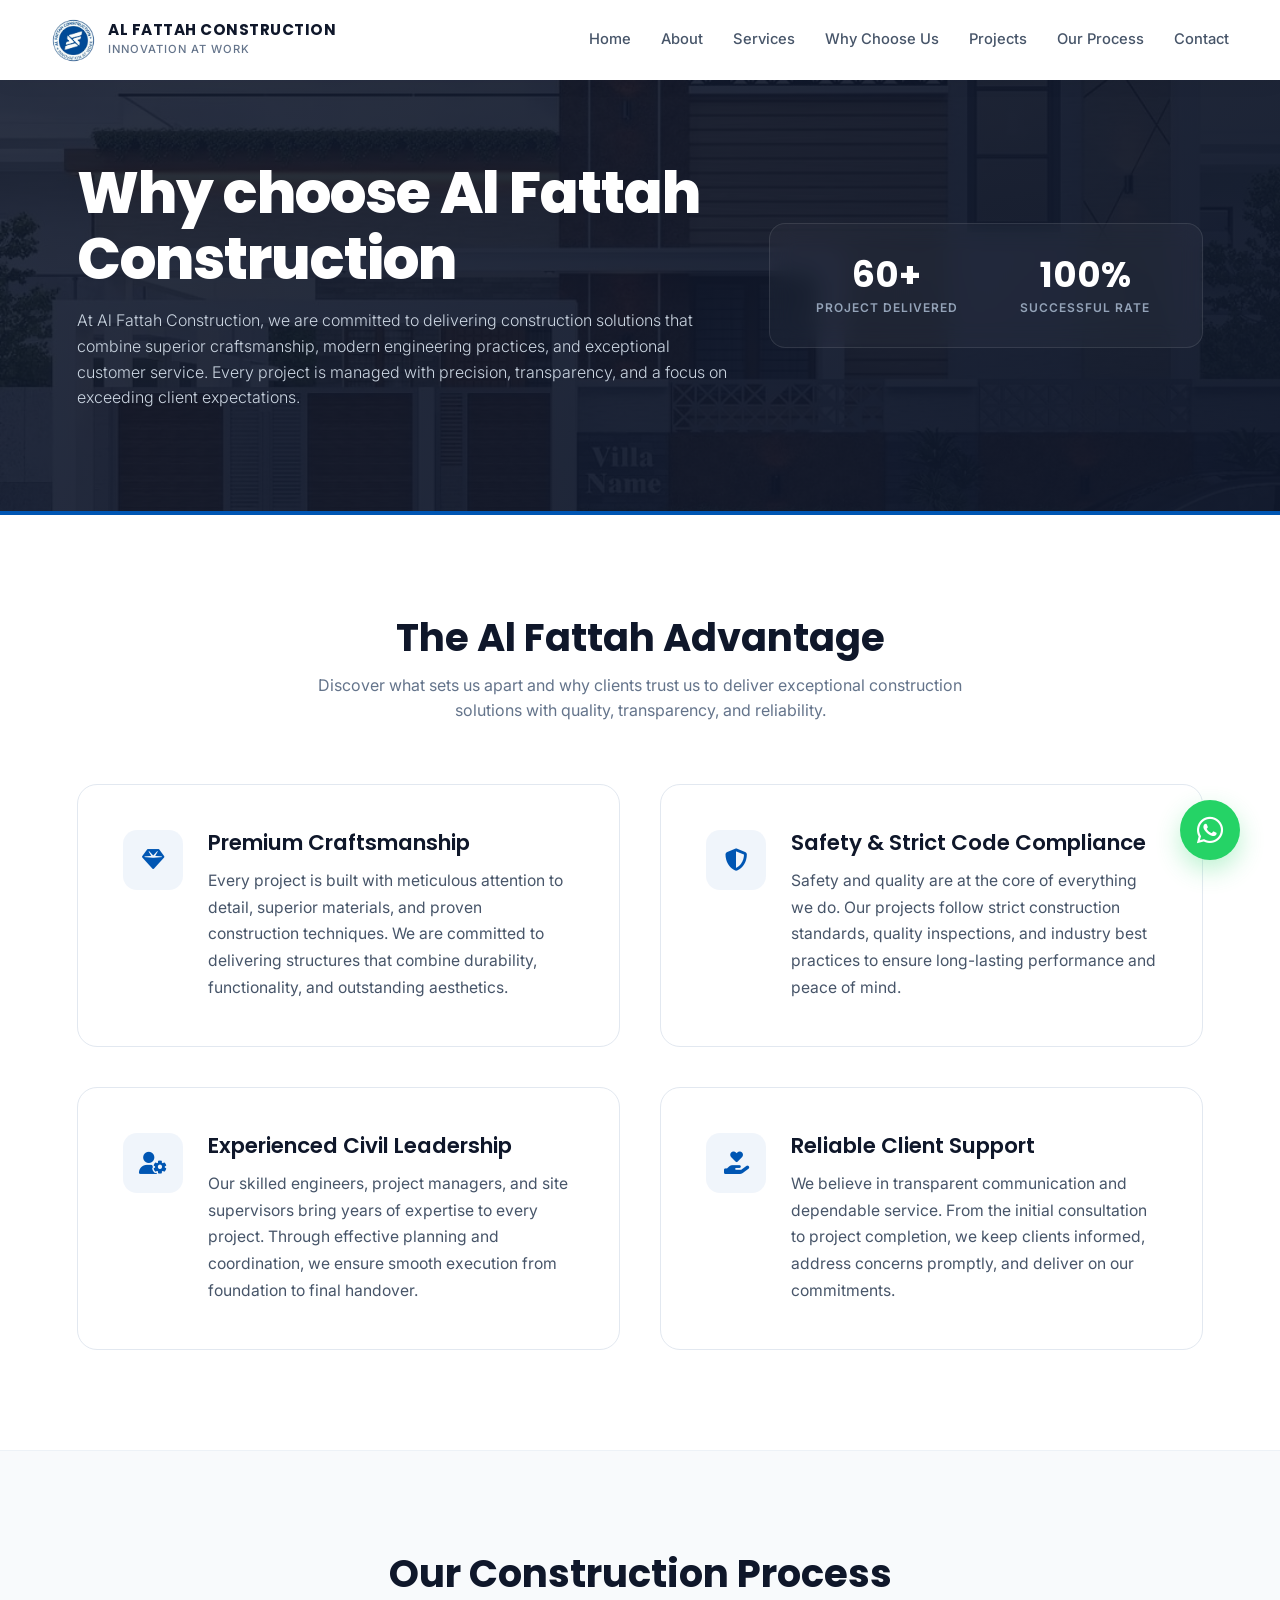
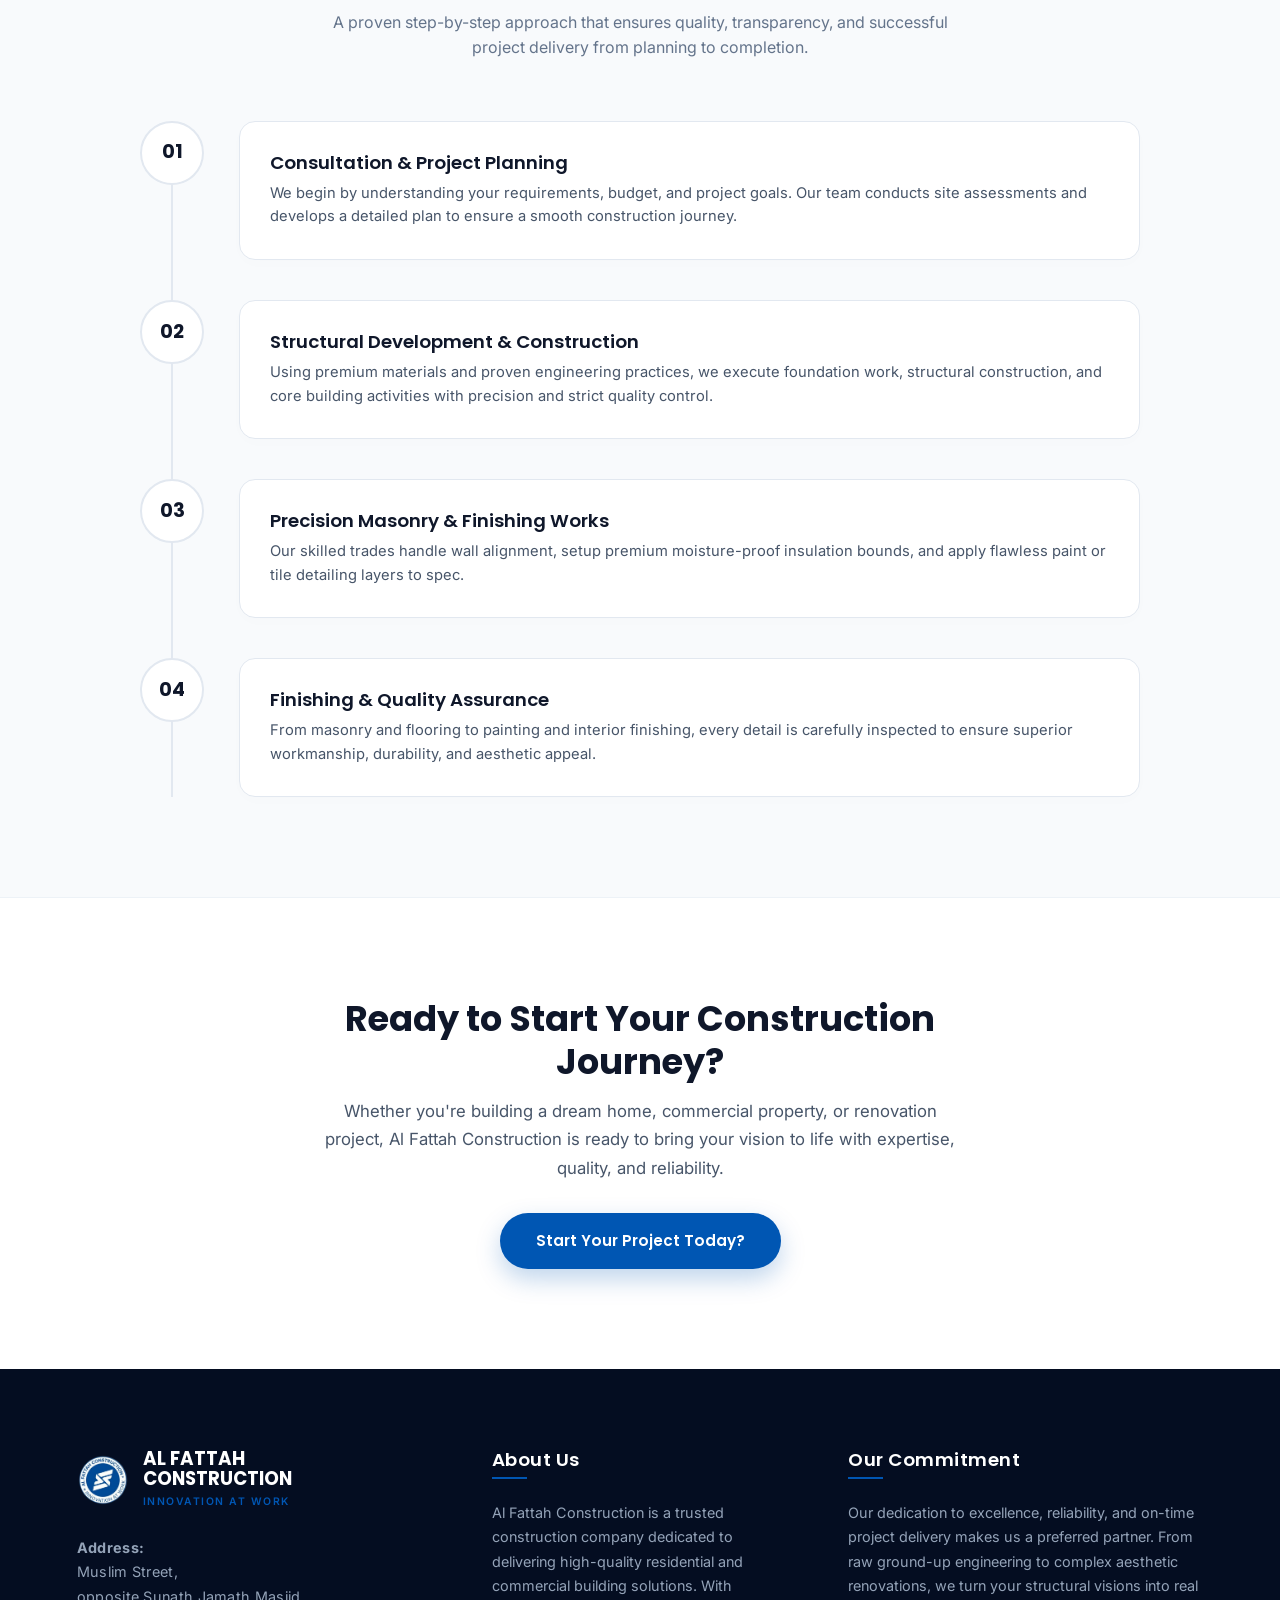
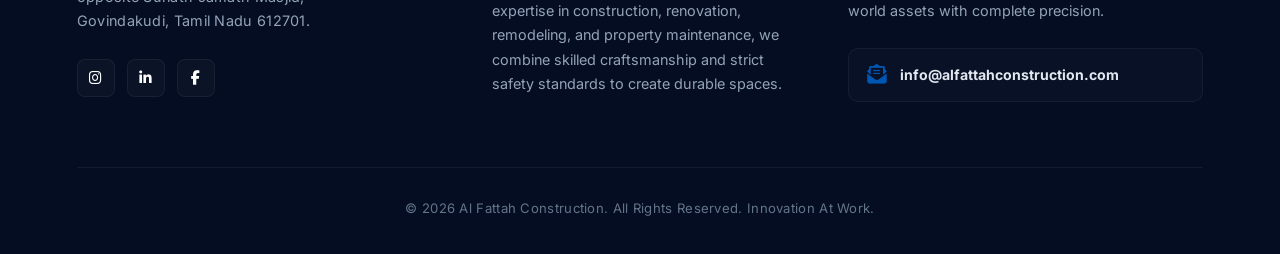
<file: why-us.html>
<!DOCTYPE html>
<html lang="en">
<head>
    <meta charset="UTF-8">
    <meta name="viewport" content="width=device-width, initial-scale=1.0">
    <title>Why Choose Us | Al Fattah Construction</title>
    <meta name="description" content="Discover the distinct advantages of partnering with Al Fattah Construction. Uncompromising craftsmanship, absolute compliance, safety metrics, and timely handover models.">
    
    <link rel="preconnect" href="https://fonts.googleapis.com">
    <link rel="preconnect" href="https://fonts.gstatic.com" crossorigin>
    <link href="https://fonts.googleapis.com/css2?family=Inter:wght@300;400;500;600;700&family=Poppins:wght@400;500;600;700;800&display=swap" rel="stylesheet">
    
    <link rel="stylesheet" href="https://cdnjs.cloudflare.com/ajax/libs/font-awesome/6.4.0/css/all.min.css">
    <link rel="stylesheet" href="styles.css">

    <style>
        /* Smooth Scroll Structural Match */
        html.lenis, html.lenis body { height: auto; }
        .lenis-smooth { scroll-behavior: auto !important; }

        /* Global Reset Rules Alignment */
        * { box-sizing: border-box; margin: 0; padding: 0; }
        body { font-family: 'Inter', sans-serif; background-color: #ffffff; color: #334155; -webkit-font-smoothing: antialiased; }

        /* Standalone Navbar Architecture Overlay */
        nav {
            position: fixed;
            top: 0;
            left: 0;
            width: 100%;
            height: 80px;
            background: #ffffff !important;
            display: flex;
            justify-content: space-between;
            align-items: center;
            padding: 0 4%;
            box-sizing: border-box;
            box-shadow: 0 2px 20px rgba(15, 23, 42, 0.05);
            z-index: 2000;
        }
        .nav-brand-container { display: flex; align-items: center; gap: 12px; text-decoration: none; }
        .brand-logo-img { height: 45px; width: auto; object-fit: contain; }
        .brand-text-block { display: flex; flex-direction: column; }
        .brand-title { font-family: 'Poppins', sans-serif; font-size: 0.95rem; font-weight: 700; color: #0f172a !important; letter-spacing: 0.5px; line-height: 1.2; }
        .brand-tagline { font-family: 'Inter', sans-serif; font-size: 0.7rem; color: #64748b !important; font-weight: 500; letter-spacing: 1px; text-transform: uppercase; }
        .nav-links { display: flex; align-items: center; gap: 30px; }
        .nav-links a { text-decoration: none; font-family: 'Inter', sans-serif; font-size: 0.92rem; font-weight: 500; color: #475569 !important; transition: color 0.25s ease; }
        .nav-links a:hover { color: #0056b3 !important; }
        .menu-btn { display: none; font-size: 1.3rem; color: #0f172a; cursor: pointer; }

        /* Professional Metric Hero Banner */
        .page-hero-banner {
            position: relative;
            background: linear-gradient(135deg, rgba(15, 23, 42, 0.88), rgba(15, 23, 42, 0.96)), url('images/projects/2.jpg') no-repeat center center/cover;
            padding: 160px 6% 100px;
            text-align: left;
            display: flex;
            align-items: center;
            justify-content: center;
            border-bottom: 4px solid #0056b3;
        }
        .hero-bound-wrapper {
            width: 100%;
            max-width: 1300px;
            display: grid;
            grid-template-columns: 1.2fr 0.8fr;
            gap: 40px;
            align-items: center;
        }
        .hero-title-group h1 {
            font-family: 'Poppins', sans-serif;
            font-size: clamp(2.4rem, 4.5vw, 3.6rem);
            font-weight: 800;
            color: #ffffff;
            line-height: 1.15;
            margin-bottom: 16px;
            letter-spacing: -1px;
        }
        .hero-title-group p {
            font-size: clamp(1rem, 1.2vw, 1.2rem);
            color: #cbd5e1;
            line-height: 1.6;
            font-weight: 300;
        }
        .hero-stat-badge-grid {
            background: rgba(255, 255, 255, 0.03);
            border: 1px solid rgba(255, 255, 255, 0.1);
            backdrop-filter: blur(12px);
            border-radius: 16px;
            padding: 30px;
            display: grid;
            grid-template-columns: 1fr 1fr;
            gap: 24px;
        }
        .stat-badge-node { text-align: center; }
        .stat-badge-node h3 { font-family: 'Poppins', sans-serif; font-size: 2.2rem; font-weight: 700; color: #ffffff; margin-bottom: 2px; }
        .stat-badge-node p { font-size: 0.75rem; color: #94a3b8; text-transform: uppercase; letter-spacing: 1px; font-weight: 600; }

        /* The 4 Core Value Columns Section */
        .value-pillars-section { padding: 100px 6%; max-width: 1300px; margin: 0 auto; }
        .section-center-head { text-align: center; max-width: 650px; margin: 0 auto 60px; }
        .section-center-head h2 { font-family: 'Poppins', sans-serif; font-size: 2.4rem; font-weight: 700; color: #0f172a; margin-bottom: 12px; }
        .section-center-head p { font-size: 1rem; color: #64748b; line-height: 1.6; }
        
        .pillars-quad-grid {
            display: grid;
            grid-template-columns: repeat(2, 1fr);
            gap: 40px;
        }
        .pillar-detailed-card {
            background: #ffffff;
            border: 1px solid #e2e8f0;
            border-radius: 20px;
            padding: 45px;
            display: flex;
            align-items: flex-start;
            gap: 25px;
            transition: all 0.3s cubic-bezier(0.16, 1, 0.3, 1);
        }
        .pillar-detailed-card:hover {
            transform: translateY(-4px);
            border-color: #0056b3;
            box-shadow: 0 15px 35px rgba(0, 86, 179, 0.03);
        }
        .pillar-icon-box {
            width: 60px; height: 60px; background: rgba(0, 86, 179, 0.06); color: #0056b3;
            border-radius: 14px; font-size: 1.4rem; display: flex; align-items: center; justify-content: center; flex-shrink: 0;
        }
        .pillar-info-block h3 { font-family: 'Poppins', sans-serif; font-size: 1.35rem; font-weight: 600; color: #0f172a; margin-bottom: 12px; }
        .pillar-info-block p { font-size: 0.98rem; color: #475569; line-height: 1.7; }

        /* Professional Architectural Execution Process Flow */
        .execution-flow-container { background: #f8fafc; border-top: 1px solid #edf2f7; border-bottom: 1px solid #edf2f7; padding: 100px 6%; }
        .timeline-linear-track {
            position: relative; max-width: 1000px; margin: 50px auto 0;
            display: flex; flex-direction: column; gap: 40px;
        }
        .timeline-linear-track::before {
            content: ''; position: absolute; top: 0; left: 31px; width: 2px; height: 100%; background: #e2e8f0;
        }
        .timeline-step-node { position: relative; display: flex; gap: 35px; align-items: flex-start; }
        .step-indicator-dot {
            width: 64px; height: 64px; background: #ffffff; border: 2px solid #e2e8f0; color: #0f172a;
            font-family: 'Poppins', sans-serif; font-weight: 700; font-size: 1.2rem; border-radius: 50%;
            display: flex; align-items: center; justify-content: center; z-index: 2; flex-shrink: 0;
            transition: all 0.3s ease;
        }
        .timeline-step-node:hover .step-indicator-dot { border-color: #0056b3; background: #0056b3; color: #ffffff; }
        .step-narrative-box { background: #ffffff; border: 1px solid #e2e8f0; padding: 30px; border-radius: 16px; width: 100%; box-shadow: 0 4px 15px rgba(0,0,0,0.01); }
        .step-narrative-box h4 { font-family: 'Poppins', sans-serif; font-size: 1.15rem; font-weight: 600; color: #0f172a; margin-bottom: 8px; }
        .step-narrative-box p { font-size: 0.92rem; color: #475569; line-height: 1.6; }

        /* Bottom Call-To-Action Layout Block */
        .bottom-action-panel { padding: 100px 6%; text-align: center; max-width: 800px; margin: 0 auto; }
        .bottom-action-panel h2 { font-family: 'Poppins', sans-serif; font-size: 2.2rem; font-weight: 700; color: #0f172a; margin-bottom: 14px; }
        .bottom-action-panel p { font-size: 1.05rem; color: #475569; line-height: 1.7; margin-bottom: 30px; }
        .cta-action-btn {
            background: #0056b3; color: #ffffff; font-family: 'Poppins', sans-serif; font-size: 0.95rem; font-weight: 600;
            padding: 16px 36px; border-radius: 30px; text-decoration: none; display: inline-block;
            box-shadow: 0 10px 25px rgba(0, 86, 179, 0.25); transition: transform 0.25s ease, background 0.25s ease;
        }
        .cta-action-btn:hover { transform: translateY(-2px); background: #004494; }

        /* Responsive Layout Engine Breakpoints */
        @media (max-width: 1200px) {
            .pillars-quad-grid { grid-template-columns: 1fr; gap: 30px; }
            .hero-bound-wrapper { grid-template-columns: 1fr; }
            .hero-stat-badge-grid { max-width: 500px; }
        }
        @media (max-width: 991px) {
            .menu-btn { display: block; }
            .nav-links {
                position: absolute; top: 80px; left: -100%; width: 100%; height: calc(100vh - 80px);
                background: #ffffff; flex-direction: column; justify-content: flex-start; padding-top: 40px; gap: 25px;
                transition: left 0.3s ease; box-shadow: 0 10px 15px rgba(0,0,0,0.05);
            }
            .nav-links.active { left: 0; }
            .pillar-detailed-card { padding: 30px; }
        }
        @media (max-width: 768px) {
            .page-hero-banner { padding: 130px 4% 70px; }
            .pillar-detailed-card { flex-direction: column; gap: 15px; }
            .timeline-linear-track::before { left: 23px; }
            .step-indicator-dot { width: 48px; height: 48px; font-size: 1rem; }
            .timeline-linear-track { gap: 30px; }
        }
    </style>
</head>
<body>

    <!-- Professional Main Navbar System Mapping -->
    <nav>
        <a href="index.html" class="nav-brand-container">
            <img class="brand-logo-img" src="images/logo.png" alt="Al Fattah Construction Logo">
            <div class="brand-text-block">
                <span class="brand-title">AL FATTAH CONSTRUCTION</span>
                <span class="brand-tagline">Innovation At Work</span>
            </div>
        </a>
        <div class="nav-links">
            <a href="index.html">Home</a>
            <a href="about.html">About</a>
            <a href="services.html">Services</a>
            <a href="why-us.html">Why Choose Us</a>
            <a href="projects.html">Projects</a>
            <a href="process.html">Our Process</a>
            <a href="contact.html">Contact</a>
        </div>
        <div class="menu-btn"><i class="fa-solid fa-bars"></i></div>
    </nav>

    <!-- Professional Metric Hero Banner Section -->
    <header class="page-hero-banner">
        <div class="hero-bound-wrapper">
            <div class="hero-title-group">
                <h1>Why choose Al Fattah Construction</h1>
                <p>At Al Fattah Construction, we are committed to delivering construction solutions that combine superior craftsmanship, modern engineering practices, and exceptional customer service. Every project is managed with precision, transparency, and a focus on exceeding client expectations.</p>
            </div>
            <div class="hero-stat-badge-grid">
                <div class="stat-badge-node">
                    <h3>60+</h3>
                    <p>Project Delivered</p>
                </div>
                <div class="stat-badge-node">
                    <h3>100%</h3>
                    <p>Successful Rate</p>
                </div>
            </div>
        </div>
    </header>

    <!-- Expanded 4 Core Advantages Section -->
    <section class="value-pillars-section">
        <div class="section-center-head">
            <h2>The Al Fattah Advantage</h2>
            <p>Discover what sets us apart and why clients trust us to deliver exceptional construction solutions with quality, transparency, and reliability.</p>
        </div>

        <main class="pillars-quad-grid">
            <!-- Advantage Card 1 -->
            <div class="pillar-detailed-card">
                <div class="pillar-icon-box"><i class="fa-solid fa-gem"></i></div>
                <div class="pillar-info-block">
                    <h3>Premium Craftsmanship</h3>
                    <p>Every project is built with meticulous attention to detail, superior materials, and proven construction techniques. We are committed to delivering structures that combine durability, functionality, and outstanding aesthetics.</p>
                </div>
            </div>

            <!-- Advantage Card 2 -->
            <div class="pillar-detailed-card">
                <div class="pillar-icon-box"><i class="fa-solid fa-shield-halved"></i></div>
                <div class="pillar-info-block">
                    <h3>Safety & Strict Code Compliance</h3>
                    <p>Safety and quality are at the core of everything we do. Our projects follow strict construction standards, quality inspections, and industry best practices to ensure long-lasting performance and peace of mind.</p>
                </div>
            </div>

            <!-- Advantage Card 3 -->
            <div class="pillar-detailed-card">
                <div class="pillar-icon-box"><i class="fa-solid fa-user-gear"></i></div>
                <div class="pillar-info-block">
                    <h3>Experienced Civil Leadership</h3>
                    <p>Our skilled engineers, project managers, and site supervisors bring years of expertise to every project. Through effective planning and coordination, we ensure smooth execution from foundation to final handover.</p>
                </div>
            </div>

            <!-- Advantage Card 4 -->
            <div class="pillar-detailed-card">
                <div class="pillar-icon-box"><i class="fa-solid fa-hand-holding-heart"></i></div>
                <div class="pillar-info-block">
                    <h3>Reliable Client Support</h3>
                    <p>We believe in transparent communication and dependable service. From the initial consultation to project completion, we keep clients informed, address concerns promptly, and deliver on our commitments.</p>
                </div>
            </div>
        </main>
    </section>

    <!-- Linear Project Execution Track Section -->
    <div class="execution-flow-container">
        <section class="section-center-head">
            <h2>Our Construction Process</h2>
            <p>A proven step-by-step approach that ensures quality, transparency, and successful project delivery from planning to completion.</p>
        </section>

        <main class="timeline-linear-track">
            <!-- Node Step 1 -->
            <div class="timeline-step-node">
                <div class="step-indicator-dot">01</div>
                <div class="step-narrative-box">
                    <h4>Consultation & Project Planning</h4>
                    <p>We begin by understanding your requirements, budget, and project goals. Our team conducts site assessments and develops a detailed plan to ensure a smooth construction journey.</p>
                </div>
            </div>

            <!-- Node Step 2 -->
            <div class="timeline-step-node">
                <div class="step-indicator-dot">02</div>
                <div class="step-narrative-box">
                    <h4>Structural Development & Construction</h4>
                    <p>Using premium materials and proven engineering practices, we execute foundation work, structural construction, and core building activities with precision and strict quality control.</p>
                </div>
            </div>

            <!-- Node Step 3 -->
            <div class="timeline-step-node">
                <div class="step-indicator-dot">03</div>
                <div class="step-narrative-box">
                    <h4>Precision Masonry & Finishing Works</h4>
                    <p>Our skilled trades handle wall alignment, setup premium moisture-proof insulation bounds, and apply flawless paint or tile detailing layers to spec.</p>
                </div>
            </div>

            <!-- Node Step 4 -->
            <div class="timeline-step-node">
                <div class="step-indicator-dot">04</div>
                <div class="step-narrative-box">
                    <h4>Finishing & Quality Assurance</h4>
                    <p>From masonry and flooring to painting and interior finishing, every detail is carefully inspected to ensure superior workmanship, durability, and aesthetic appeal.</p>
                </div>
            </div>
        </main>
    </div>

    <!-- Final Engagement Trust Banner -->
    <section class="bottom-action-panel">
        <h2>Ready to Start Your Construction Journey?</h2>
        <p>Whether you're building a dream home, commercial property, or renovation project, Al Fattah Construction is ready to bring your vision to life with expertise, quality, and reliability.</p>
        <a href="contact.html" class="cta-action-btn">Start Your Project Today?</a>
    </section>

    <!-- Professional Standard Footer Navigation Block -->
    <footer>
        <div class="footer-grid">
            <div class="footer-col">
                <div class="footer-logo-wrap">
                    <img class="footer-logo-img" src="images/logo.png" alt="Al Fattah Construction Logo">
                    <div class="footer-logo-text-block">
                        <div class="footer-logo-title">AL FATTAH<br>CONSTRUCTION</div>
                        <div class="footer-logo-tagline">Innovation At Work</div>
                    </div>
                </div>
                <p class="footer-address">
                    <strong>Address:</strong><br>
                    Muslim Street,<br>
                    opposite Sunath Jamath Masjid,<br>
                    Govindakudi, Tamil Nadu 612701.
                </p>
                <div class="social-icons">
                    <a href="https://www.instagram.com/alfattahconstruction" target="_blank" class="social-btn" aria-label="Instagram"><i class="fa-brands fa-instagram"></i></a>
                    <a href="#" class="social-btn" aria-label="LinkedIn"><i class="fa-brands fa-linkedin-in"></i></a>
                    <a href="#" class="social-btn" aria-label="Facebook"><i class="fa-brands fa-facebook-f"></i></a>
                </div>
            </div>

            <div class="footer-col">
                <h3>About Us</h3>
                <p>Al Fattah Construction is a trusted construction company dedicated to delivering high-quality residential and commercial building solutions. With expertise in construction, renovation, remodeling, and property maintenance, we combine skilled craftsmanship and strict safety standards to create durable spaces.</p>
            </div>

            <div class="footer-col">
                <h3>Our Commitment</h3>
                <p>Our dedication to excellence, reliability, and on-time project delivery makes us a preferred partner. From raw ground-up engineering to complex aesthetic renovations, we turn your structural visions into real world assets with complete precision.</p>
                
                <a href="https://mail.google.com/mail/?view=cm&fs=1&to=info@alfattahconstruction.com&su=Corporate%20Planning%20Desk%20Inquiry" target="_blank" class="footer-support-card">
                    <span class="support-card-icon"><i class="fa-solid fa-envelope-open-text"></i></span>
                    <span class="support-card-info"><strong>info@alfattahconstruction.com</strong></span>
                </a>
            </div>
        </div>

        <div class="footer-bottom">
            <p>© 2026 Al Fattah Construction. All Rights Reserved. Innovation At Work.</p>
        </div>
    </footer>

    <!-- WhatsApp Floating Action Component -->
    <a href="https://wa.me/919500669260" class="whatsapp-float flex-center" target="_blank">
        <i class="fa-brands fa-whatsapp"></i>
    </a>

    <!-- Navigation Interactive Link Toggle Script Engine -->
    <script>
        document.querySelector('.menu-btn').addEventListener('click', () => {
            document.querySelector('.nav-links').classList.toggle('active');
        });
    </script>
</body>
</html>
</file>
<file: styles.css>
/* --- BRAND VARIABLES --- */
:root {
    --primary-blue: #0056B3;
    --dark-blue: #00224D; 
    --light-blue: #2B8CFF;
    --white: #FFFFFF;
    --light-gray: #F8FAFC; 
    --text-dark: #0F172A; 
    --text-muted: #475569; 
    --font-headings: 'Poppins', sans-serif;
    --font-body: 'Inter', sans-serif;
    --transition-smooth: all 0.4s cubic-bezier(0.25, 1, 0.5, 1);
}

/* --- RESET & BASE STYLES --- */
* { box-sizing: border-box; margin: 0; padding: 0; }
body {
    font-family: var(--font-body);
    color: var(--text-dark);
    background-color: var(--white);
    overflow-x: hidden;
    line-height: 1.6;
}
h1, h2, h3, h4, h5, h6 {
    font-family: var(--font-headings);
    font-weight: 700;
    line-height: 1.2;
    color: var(--dark-blue);
}
a { text-decoration: none; color: inherit; }
ul { list-style: none; }
img { max-width: 100%; display: block; }

/* --- PRELOADER --- */
#preloader {
    position: fixed; top: 0; left: 0; width: 100%; height: 100%;
    background: var(--dark-blue); z-index: 9999;
    display: flex; flex-direction: column; justify-content: center; align-items: center;
    padding: 20px;
}
.loader-brand-block {
    display: flex; flex-direction: column; align-items: center; text-align: center;
    margin-bottom: 30px; opacity: 0; transform: translateY(20px);
}
.loader-logo-img {
    max-width: 160px; height: auto; margin-bottom: 15px;
}
.loader-title {
    color: var(--white); font-family: var(--font-headings);
    font-size: 2.2rem; font-weight: 800; letter-spacing: 0.5px; line-height: 1.1; margin-bottom: 4px;
}
.loader-tagline {
    color: var(--light-blue); font-family: var(--font-body);
    font-size: 0.95rem; font-weight: 500; letter-spacing: 3px; text-transform: uppercase;
}
.loader-bar {
    width: 200px; height: 3px; background: rgba(255,255,255,0.1);
    position: relative; overflow: hidden; border-radius: 2px;
}
.loader-progress {
    position: absolute; width: 0%; height: 100%;
    background: var(--light-blue); top: 0; left: 0;
}

/* --- SCROLL PROGRESS --- */
#scroll-progress {
    position: fixed; top: 0; left: 0; width: 0%; height: 4px;
    background: var(--light-blue); z-index: 1000;
}

/* --- REUSABLE UTILITIES --- */
.section-padding { padding: 80px 8%; }
.flex-center { display: flex; align-items: center; justify-content: center; }
.glass-card {
    background: rgba(255, 255, 255, 0.96); 
    border: 1px solid rgba(0, 86, 179, 0.15);
    box-shadow: 0 10px 30px rgba(0, 34, 77, 0.05);
}
.section-header { text-align: center; margin-bottom: 50px; }
.section-header h2 { font-size: 2.8rem; color: var(--dark-blue); margin-bottom: 20px; font-weight: 800; }
.section-header p { color: var(--text-muted); font-size: 1.15rem; max-width: 700px; margin: 0 auto; font-weight: 500; }

/* --- BUTTONS --- */
.btn {
    display: inline-flex; align-items: center; gap: 10px;
    padding: 16px 32px; font-family: var(--font-headings);
    font-weight: 600; border-radius: 4px; transition: var(--transition-smooth);
    cursor: pointer; font-size: 0.95rem; letter-spacing: 0.5px;
}
.btn-primary { background: var(--primary-blue); color: var(--white); border: none; }
.btn-primary:hover { background: var(--dark-blue); transform: translateY(-3px); box-shadow: 0 10px 20px rgba(0,59,128,0.2); }
.btn-secondary { background: transparent; color: var(--white); border: 2px solid var(--white); }
.btn-secondary:hover { background: var(--white); color: var(--dark-blue); transform: translateY(-3px); }

/* --- NAVBAR --- */
nav {
    position: fixed; top: 0; left: 0; width: 100%; z-index: 900;
    padding: 20px 8%; display: flex; justify-content: space-between; align-items: center;
    transition: var(--transition-smooth);
}
nav.scrolled {
    background: rgba(255, 255, 255, 0.98); padding: 15px 8%;
    box-shadow: 0 10px 30px rgba(0, 34, 77, 0.08);
    backdrop-filter: blur(10px);
}
.nav-brand-container { 
    display: flex; align-items: center; gap: 14px; text-decoration: none;
}
.brand-logo-img { max-height: 50px; width: auto; object-fit: contain; }
.brand-text-block { display: flex; flex-direction: column; }
.brand-title { 
    font-family: var(--font-headings); font-weight: 800; font-size: 1.3rem; 
    color: var(--white); letter-spacing: -0.5px; line-height: 1.1; 
}
.brand-tagline { 
    font-family: var(--font-body); font-weight: 500; font-size: 0.7rem; 
    color: var(--light-blue); letter-spacing: 1.5px; text-transform: uppercase; margin-top: 2px;
}
nav.scrolled .brand-title { color: var(--dark-blue); }

.nav-links { display: flex; gap: 35px; align-items: center; }
.nav-links a { font-weight: 600; font-size: 0.95rem; color: var(--white); transition: var(--transition-smooth); position: relative; }
nav.scrolled .nav-links a { color: var(--text-dark); }
.nav-links a::after {
    content: ''; position: absolute; bottom: -6px; left: 0; width: 0; height: 2px;
    background: var(--light-blue); transition: var(--transition-smooth);
}
.nav-links a:hover::after { width: 100%; }
.nav-links a:hover { color: var(--light-blue); }
nav.scrolled .nav-links a:hover { color: var(--primary-blue); }
.menu-btn { display: none; color: var(--white); font-size: 1.5rem; cursor: pointer; transition: color 0.3s ease; }
nav.scrolled .menu-btn { color: var(--text-dark); }

/* --- HERO SECTION --- */
#hero {
    height: 100vh; width: 100%; position: relative; overflow: hidden;
    display: flex; align-items: center; padding: 0 8%;
}
.hero-bg {
    position: absolute; top: 0; left: 0; width: 100%; height: 100%;
    background: url('./images/bg12.png') center/cover no-repeat;
    z-index: -2; transform: scale(1.1);
}
.hero-overlay {
    position: absolute; top: 0; left: 0; width: 100%; height: 100%;
    background: linear-gradient(45deg, rgba(0,34,77,0.9), rgba(0,86,179,0.4)); z-index: -1;
}
.hero-content { max-width: 800px; color: var(--white); z-index: 2; }
.hero-content h1 { font-size: 4.5rem; font-weight: 800; margin-bottom: 25px; letter-spacing: -1px; color: var(--white); }
.hero-content p { font-size: 1.25rem; opacity: 0.95; margin-bottom: 40px; max-width: 650px; font-weight: 400; color: #E2E8F0; }

/* --- ABOUT SECTION --- */
#about { display: grid; grid-template-columns: 1fr 1fr; gap: 80px; align-items: center; background: #fff; }
.about-img-container { position: relative; }
.about-img { border-radius: 4px; box-shadow: 0 30px 60px rgba(0,34,77,0.1); overflow: hidden; }
.about-img img { transition: transform 0.8s cubic-bezier(0.25, 1, 0.5, 1); width: 100%; height: 500px; object-fit: cover; }
.about-img-container:hover img { transform: scale(1.05); }
.about-badge {
    position: absolute; bottom: -30px; right: -30px; padding: 40px;
    background: var(--primary-blue); color: var(--white); border-radius: 4px;
    box-shadow: 0 20px 40px rgba(0,86,179,0.3); text-align: center;
}
.about-badge h3 { font-size: 3rem; font-weight: 800; line-height: 1; color: var(--white); }
.about-badge p { font-size: 0.85rem; text-transform: uppercase; letter-spacing: 2px; margin-top: 5px; color: rgba(255,255,255,0.9); }
.about-content h4 { color: var(--primary-blue); text-transform: uppercase; letter-spacing: 2px; font-size: 0.95rem; margin-bottom: 15px; font-weight: 700; }
.about-content h2 { font-size: 2.8rem; color: var(--dark-blue); margin-bottom: 30px; font-weight: 800; }
.about-content p { color: var(--text-muted); margin-bottom: 40px; font-size: 1.05rem; }
.about-features { display: grid; grid-template-columns: 1fr 1fr; gap: 25px; }
.about-feature-item { display: flex; align-items: center; gap: 15px; font-weight: 700; color: var(--dark-blue); }
.about-feature-item i { color: var(--primary-blue); font-size: 1.3rem; }

/* --- SERVICES SECTION --- */
#services { background: var(--light-gray); position: relative; width: 100%; display: block; clear: both; }
.services-grid { display: grid; grid-template-columns: repeat(3, 1fr); gap: 30px; width: 100%; position: relative; }
.service-card {
    padding: 50px 40px; border-radius: 4px; transition: var(--transition-smooth);
    position: relative; overflow: hidden; z-index: 1; display: flex; flex-direction: column; justify-content: space-between; min-height: 340px;
}
.service-card::before {
    content: ''; position: absolute; top: 0; left: 0; width: 100%; height: 100%;
    background: linear-gradient(135deg, var(--dark-blue), var(--primary-blue));
    z-index: -1; opacity: 0; transition: var(--transition-smooth);
}
.service-icon {
    width: 70px; height: 70px; background: rgba(0, 86, 179, 0.08); border-radius: 4px;
    color: var(--primary-blue); font-size: 1.8rem; transition: var(--transition-smooth);
    margin-bottom: 30px; flex-shrink: 0;
}
.service-card h3 { font-size: 1.4rem; color: var(--dark-blue); margin-bottom: 15px; transition: var(--transition-smooth); font-weight: 700; }
.service-card p { color: var(--text-muted); transition: var(--transition-smooth); font-size: 0.98rem; line-height: 1.6; }
.service-card:hover { transform: translateY(-10px); box-shadow: 0 20px 40px rgba(0,34,77,0.15); }
.service-card:hover::before { opacity: 1; }
.service-card:hover .service-icon { background: rgba(255,255,255,0.15); color: var(--white); transform: rotateY(180deg); }
.service-card:hover h3 { color: var(--white); }
.service-card:hover p { color: rgba(255,255,255,0.9); }

/* --- WHY CHOOSE US & STATS --- */
#why-us { background: #fff; width: 100%; display: block; clear: both; }
.stats-grid { display: grid; grid-template-columns: repeat(4, 1fr); gap: 30px; margin-bottom: 60px; text-align: center; }
.stat-item h2 { font-size: 3.5rem; color: var(--primary-blue); font-weight: 800; margin-bottom: 10px; }
.stat-item p { color: var(--text-dark); font-size: 0.95rem; text-transform: uppercase; letter-spacing: 1px; font-weight: 700; margin-top: 10px;}

.why-grid { display: grid; grid-template-columns: repeat(4, 1fr); gap: 30px; width: 100%; position: relative; }
.why-card { 
    padding: 40px 30px; border-left: 4px solid var(--primary-blue); transition: var(--transition-smooth); background: var(--light-gray); 
    display: flex; flex-direction: column; justify-content: flex-start;
}
.why-card i { font-size: 2rem; color: var(--primary-blue); margin-bottom: 20px; transition: var(--transition-smooth); }
.why-card h3 { font-size: 1.3rem; color: var(--dark-blue); margin-bottom: 15px; font-weight: 700; }
.why-card p { color: var(--text-muted); font-size: 0.98rem; }
.why-card:hover { background: var(--white); transform: translateX(5px); box-shadow: 0 10px 20px rgba(0,34,77,0.05); }

/* --- PROJECTS SECTION --- */
#projects { background: var(--light-gray); width: 100%; display: block; clear: both; }
.project-filters { display: flex; justify-content: center; gap: 15px; margin-bottom: 50px; }
.filter-btn {
    padding: 12px 28px; border: 1px solid rgba(0,34,77,0.1); background: var(--white);
    font-family: var(--font-headings); font-weight: 600; font-size: 0.9rem; border-radius: 30px;
    cursor: pointer; transition: var(--transition-smooth); color: var(--text-dark);
}
.filter-btn.active, .filter-btn:hover { background: var(--primary-blue); color: var(--white); border-color: var(--primary-blue); }

.projects-grid { display: grid; grid-template-columns: repeat(3, 1fr); gap: 30px; width: 100%; position: relative; }
.project-card {
    position: relative; border-radius: 4px; overflow: hidden; height: 400px; cursor: pointer;
    box-shadow: 0 15px 30px rgba(0,34,77,0.05);
}
.project-img { width: 100%; height: 100%; object-fit: cover; transition: transform 0.8s ease; }
.project-overlay {
    position: absolute; top: 0; left: 0; width: 100%; height: 100%;
    background: linear-gradient(to top, rgba(0,34,77,0.95) 10%, rgba(0,34,77,0.4) 100%);
    display: flex; flex-direction: column; justify-content: flex-end; padding: 40px;
    opacity: 0; transition: var(--transition-smooth); transform: translateY(10px);
}
.project-card:hover .project-img { transform: scale(1.1); }
.project-card:hover .project-overlay { opacity: 1; transform: translateY(0); }
.project-overlay span { color: var(--light-blue); font-size: 0.85rem; font-weight: 700; text-transform: uppercase; letter-spacing: 2px; margin-bottom: 10px; }
.project-overlay h3 { color: var(--white); font-size: 1.5rem; font-weight: 700; }

/* --- PROCESS (TIMELINE) SECTION --- */
#process { background: #fff; width: 100%; display: block; clear: both; }
.timeline { position: relative; max-width: 1000px; margin: 0 auto; padding: 40px 0; }
.timeline::before {
    content: ''; position: absolute; left: 50%; top: 0; width: 2px; height: 100%;
    background: rgba(0, 86, 179, 0.15); transform: translateX(-50%);
}
.timeline-progress {
    position: absolute; left: 50%; top: 0; width: 2px; height: 0%;
    background: var(--light-blue); transform: translateX(-50%);
}
.timeline-item { position: relative; width: 50%; padding: 20px 60px; box-sizing: border-box; }
.timeline-item:nth-child(odd) { left: 0; text-align: right; }
.timeline-item:nth-child(even) { left: 50%; text-align: left; }
.timeline-dot {
    position: absolute; top: 30px; width: 20px; height: 20px;
    background: var(--white); border: 4px solid var(--primary-blue); border-radius: 50%; z-index: 2;
}
.timeline-item:nth-child(odd) .timeline-dot { right: -10px; }
.timeline-item:nth-child(even) .timeline-dot { left: -10px; }
.timeline-content { padding: 30px; border-radius: 4px; transition: var(--transition-smooth); }
.timeline-content h3 { font-size: 1.3rem; color: var(--dark-blue); margin-bottom: 10px; font-weight: 700; }
.timeline-content p { color: var(--text-muted); font-size: 0.98rem; }

/* --- TESTIMONIALS SECTION --- */
#testimonials { background: var(--dark-blue); color: var(--white); overflow: hidden; }
#testimonials .section-header h2 { color: var(--white); }
#testimonials .section-header p { color: #94A3B8; }
.testimonials-slider { display: flex; gap: 30px; width: 100%; }
.testimonial-card {
    flex: 0 0 400px; padding: 40px; border-radius: 4px;
    background: rgba(255,255,255,0.04); border: 1px solid rgba(255,255,255,0.08);
}
.stars { color: #FFC107; margin-bottom: 20px; }
.testimonial-card p { font-style: italic; color: #E2E8F0; margin-bottom: 25px; font-size: 1rem; }
.client-info { display: flex; align-items: center; gap: 15px; }
.client-details h4 { font-size: 1.05rem; font-weight: 600; color: var(--white); }
.client-details span { font-size: 0.85rem; color: #94A3B8; }

/* --- CONTACT SECTION --- */
#contact.section-padding {
    padding: 80px 4% !important;
    width: 100% !important;
    max-width: 100% !important;
    box-sizing: border-box;
}
.contact-grid-container {
    display: grid;
    grid-template-columns: 380px 1fr;
    gap: 30px;
    width: 100%;
    align-items: stretch;
}
.engineer-card-frame {
    background: rgba(255, 255, 255, 0.85);
    backdrop-filter: blur(10px);
    border: 1px solid rgba(255, 255, 255, 0.5);
    border-radius: 16px;
    padding: 40px 30px;
    box-shadow: 0 10px 30px rgba(0, 0, 0, 0.04);
    display: flex;
    flex-direction: column;
    gap: 25px;
    align-items: center;
    text-align: center;
    box-sizing: border-box;
    height: 100%;
}
.engineer-photo-frame {
    width: 180px;
    height: 220px;
    border-radius: 12px;
    overflow: hidden;
    border: 4px solid #fff;
    box-shadow: 0 5px 15px rgba(0,0,0,0.08);
    flex-shrink: 0;
}
.engineer-photo-frame img {
    width: 100%;
    height: 100%;
    object-fit: cover;
}
.engineer-text-block {
    display: flex;
    flex-direction: column;
    align-items: center;
}
.engineer-tag {
    font-family: 'Inter', sans-serif;
    font-size: 0.75rem;
    text-transform: uppercase;
    letter-spacing: 1.5px;
    color: #0056b3;
    font-weight: 600;
    margin-bottom: 8px;
}
.engineer-name {
    font-family: 'Poppins', sans-serif;
    font-size: 1.5rem;
    font-weight: 700;
    color: #111;
    margin: 0 0 6px 0;
    line-height: 1.2;
}
.engineer-title {
    font-family: 'Inter', sans-serif;
    font-size: 0.9rem;
    color: #555;
    font-weight: 500;
    margin-bottom: 15px;
}
.engineer-desc {
    font-family: 'Inter', sans-serif;
    font-size: 0.88rem;
    color: #666;
    line-height: 1.6;
    margin: 0;
}

.contact-right-column {
    display: flex;
    flex-direction: column;
    gap: 25px;
    width: 100%;
}
.info-box-row {
    display: grid;
    grid-template-columns: repeat(4, 1fr);
    gap: 20px;
    width: 100%;
}
.info-card-link {
    text-decoration: none;
    color: inherit;
    display: block;
    transition: transform 0.25s ease, box-shadow 0.25s ease;
}
.info-card-link:hover {
    transform: translateY(-3px);
}
.info-card-item {
    background: #ffffff;
    border: 1px solid rgba(0, 0, 0, 0.05);
    border-radius: 14px;
    padding: 22px 20px;
    display: flex;
    align-items: flex-start;
    gap: 15px;
    box-shadow: 0 4px 15px rgba(0,0,0,0.02);
    box-sizing: border-box;
    height: 100%;
    cursor: pointer;
    transition: border-color 0.25s ease, box-shadow 0.25s ease;
}
.info-card-link:hover .info-card-item,
.info-card-item:hover {
    border-color: rgba(0, 86, 179, 0.3);
    box-shadow: 0 8px 25px rgba(0, 86, 179, 0.06);
}
.info-card-icon {
    width: 44px;
    height: 44px;
    background: rgba(0, 86, 179, 0.06);
    color: #0056b3;
    border-radius: 10px;
    font-size: 1.15rem;
    flex-shrink: 0;
    transition: background 0.25s ease, color 0.25s ease;
}
.info-card-link:hover .info-card-icon,
.info-card-item:hover .info-card-icon {
    background: #0056b3;
    color: #ffffff;
}
.info-card-text h3 {
    font-family: 'Poppins', sans-serif;
    font-size: 0.95rem;
    font-weight: 600;
    color: #111;
    margin: 0 0 4px 0;
    white-space: nowrap;
}
.info-card-text p {
    font-family: 'Inter', sans-serif;
    font-size: 0.85rem;
    color: #555;
    line-height: 1.4;
    margin: 0;
    white-space: nowrap;
}
.map-wrapper-fixed {
    width: 100%;
    flex-grow: 1;
    min-height: 380px;
    border-radius: 16px;
    overflow: hidden;
    box-shadow: 0 10px 30px rgba(0, 0, 0, 0.04);
}

/* --- AUTOMATED BALANCED FOOTER --- */
footer { 
    background: #040D21; 
    color: #94A3B8; 
    padding: 80px 6% 35px; 
    font-size: 0.9rem; 
    font-family: 'Inter', sans-serif;
    position: relative;
    overflow: hidden;
}
.footer-grid { 
    display: grid; 
    grid-template-columns: 1.2fr 1fr 1.2fr; 
    gap: 60px; 
    margin-bottom: 50px; 
    align-items: flex-start;
}
.footer-col h3 { 
    color: #FFFFFF; 
    font-family: 'Poppins', sans-serif;
    font-size: 1.15rem; 
    margin: 0 0 30px 0; 
    font-weight: 600; 
    letter-spacing: 0.5px;
    position: relative;
    display: inline-block;
}
.footer-col h3::after {
    content: '';
    position: absolute;
    left: 0;
    bottom: -8px;
    width: 35px;
    height: 2px;
    background: #0056b3; 
}
.footer-col p { 
    margin: 0 0 20px 0; 
    line-height: 1.7; 
    color: #94A3B8; 
}
.footer-address {
    font-style: normal;
    letter-spacing: 0.3px;
}
.footer-logo-wrap { 
    display: flex; 
    align-items: center; 
    gap: 14px; 
    margin-bottom: 25px; 
}
.footer-logo-img { 
    max-height: 52px; 
    width: auto; 
    object-fit: contain; 
}
.footer-logo-text-block { 
    display: flex; 
    flex-direction: column; 
}
.footer-logo-title { 
    font-family: 'Poppins', sans-serif; 
    font-weight: 700; 
    font-size: 1.15rem; 
    color: #FFFFFF; 
    line-height: 1.1; 
}
.footer-logo-tagline { 
    font-family: 'Inter', sans-serif; 
    font-weight: 600; 
    font-size: 0.65rem; 
    color: #0056b3; 
    letter-spacing: 1.5px; 
    text-transform: uppercase; 
    margin-top: 5px; 
}
.social-icons { 
    display: flex; 
    gap: 12px; 
    margin-top: 25px; 
}
.social-btn { 
    display: flex;
    align-items: center;
    justify-content: center;
    width: 38px; 
    height: 38px; 
    background: rgba(255, 255, 255, 0.03); 
    color: #FFFFFF; 
    border-radius: 8px; 
    border: 1px solid rgba(255, 255, 255, 0.05);
    text-decoration: none;
    transition: background 0.3s ease, color 0.3s ease, border-color 0.3s ease, transform 0.3s ease; 
}
.social-btn:hover { 
    background: #0056b3; 
    border-color: #0056b3;
    transform: translateY(-3px); 
}
.footer-support-card {
    display: flex;
    align-items: center;
    gap: 14px;
    background: rgba(255, 255, 255, 0.02);
    border: 1px solid rgba(255, 255, 255, 0.05);
    padding: 14px 18px;
    border-radius: 10px;
    text-decoration: none;
    color: inherit;
    margin-top: 25px;
    transition: background 0.3s ease, border-color 0.3s ease, transform 0.3s ease;
}
.footer-support-card:hover {
    background: rgba(0, 86, 179, 0.06);
    border-color: rgba(0, 86, 179, 0.3);
    transform: translateY(-2px);
}
.support-card-icon {
    font-size: 1.2rem;
    color: #0056b3;
    display: flex;
    align-items: center;
}
.support-card-info strong {
    font-size: 0.88rem;
    color: #E2E8F0;
    transition: color 0.3s ease;
}
.footer-support-card:hover .support-card-info strong {
    color: #FFFFFF;
}
.footer-bottom { 
    border-top: 1px solid rgba(255, 255, 255, 0.06); 
    padding-top: 30px; 
    text-align: center; 
    font-size: 0.82rem; 
    color: #64748B; 
    letter-spacing: 0.3px;
}

/* --- FLOATING WHATSAPP --- */
.whatsapp-float {
    position: fixed; bottom: 40px; right: 40px; width: 60px; height: 60px;
    background-color: #25D366; color: white; border-radius: 50%;
    display: flex; align-items: center; justify-content: center;
    font-size: 30px; box-shadow: 0 10px 25px rgba(37,211,102,0.3);
    z-index: 100; transition: var(--transition-smooth);
}
.whatsapp-float:hover { transform: scale(1.1) rotate(10deg); }

/* --- RESPONSIVE BREAKPOINTS DESIGN --- */
@media (max-width: 1400px) {
    .info-box-row {
        grid-template-columns: repeat(2, 1fr);
    }
}

@media (max-width: 1200px) {
    .hero-content h1 { font-size: 3.5rem; }
    .services-grid, .projects-grid { grid-template-columns: repeat(2, 1fr); }
    .footer-grid { grid-template-columns: repeat(2, 1fr); }
    #why-us .stats-grid, #why-us .why-grid { grid-template-columns: repeat(2, 1fr); }
}

@media (max-width: 1024px) {
    .footer-grid {
        grid-template-columns: 1fr 1fr;
        gap: 40px;
    }
    footer {
        padding: 70px 6% 30px;
    }
}

@media (max-width: 992px) {
    .footer-grid {
        grid-template-columns: 1fr 1fr;
        gap: 40px;
    }
}

@media (max-width: 991px) {
    .contact-grid-container {
        grid-template-columns: 1fr;
    }
    .engineer-card-frame {
        flex-direction: row;
        text-align: left;
        align-items: center;
        padding: 30px;
    }
    .engineer-text-block {
        align-items: flex-start;
    }
    .engineer-photo-frame {
        width: 140px;
        height: 170px;
    }
    .info-box-row {
        grid-template-columns: repeat(2, 1fr);
    }
    .section-padding { padding: 80px 5%; }
    nav { padding: 20px 5%; }
    #about, #contact { grid-template-columns: 1fr; gap: 50px; }
    .about-badge { right: 0; bottom: -20px; padding: 25px; }
    .about-img img { height: 400px; }
    .timeline::before, .timeline-progress { left: 20px; }
    .timeline-item { width: 100%; padding-left: 50px; padding-right: 0; text-align: left !important; }
    .timeline-item:nth-child(even) { left: 0; }
    .timeline-dot { left: 10px !important; right: auto !important; }
}

@media (max-width: 650px) {
    .info-box-row {
        grid-template-columns: 1fr;
    }
    .engineer-card-frame {
        flex-direction: column;
        text-align: center;
    }
    .engineer-text-block {
        align-items: center;
    }
    .footer-grid {
        grid-template-columns: 1fr;
        gap: 45px;
    }
    footer {
        padding: 60px 6% 30px;
    }
}

@media (max-width: 600px) {
    .footer-grid {
        grid-template-columns: 1fr;
        gap: 35px;
    }
    .footer-col h3 {
        margin-bottom: 20px;
    }
}

/* --- DETAILED MOBILE VIEWS CONFIGURATION --- */
@media (max-width: 768px) {
    .hero-content h1 { font-size: 2.8rem; }
    .services-grid, .projects-grid, #why-us .stats-grid, #why-us .why-grid { grid-template-columns: 1fr; }
    .hero-btns { flex-direction: column; }
    .btn { width: 100%; justify-content: center; }

    /* --- MOBILE STICKY INTERACTIVE NAVIGATION STRIP --- */
    .menu-btn { 
        display: block; 
        position: relative;
        z-index: 1001; /* Keeps icon indicator layered above slide-out overlay */
    }

    .nav-links { 
        display: flex; 
        flex-direction: column;
        justify-content: center;
        align-items: center;
        gap: 30px;
        
        /* Drawer Viewport Mask Configuration */
        position: fixed;
        top: 0;
        right: -100%; /* Hidden by default */
        width: 80%;
        max-width: 320px;
        height: 100vh;
        background: var(--dark-blue);
        box-shadow: -10px 0 30px rgba(0, 34, 77, 0.2);
        z-index: 1000;
        padding: 40px;
        box-sizing: border-box;
        transition: right 0.4s cubic-bezier(0.25, 1, 0.5, 1);
    }

    /* Activated State (Triggered via script.js logic) */
    .nav-links.active {
        right: 0;
    }

    .nav-links a {
        color: var(--white) !important; /* Retain high-contrast readability against dark-blue background */
        font-size: 1.2rem;
        width: 100%;
        text-align: center;
        padding: 10px 0;
    }
    
    .nav-links a::after {
        bottom: 0;
        left: 50%;
        transform: translateX(-50%);
    }

    /* Keep absolute color visibility clean during layout transitions */
    nav.scrolled .menu-btn {
        color: var(--text-dark);
    }
    nav.scrolled .nav-links.active ~ .menu-btn i {
        color: var(--white);
    }
}
</file>
